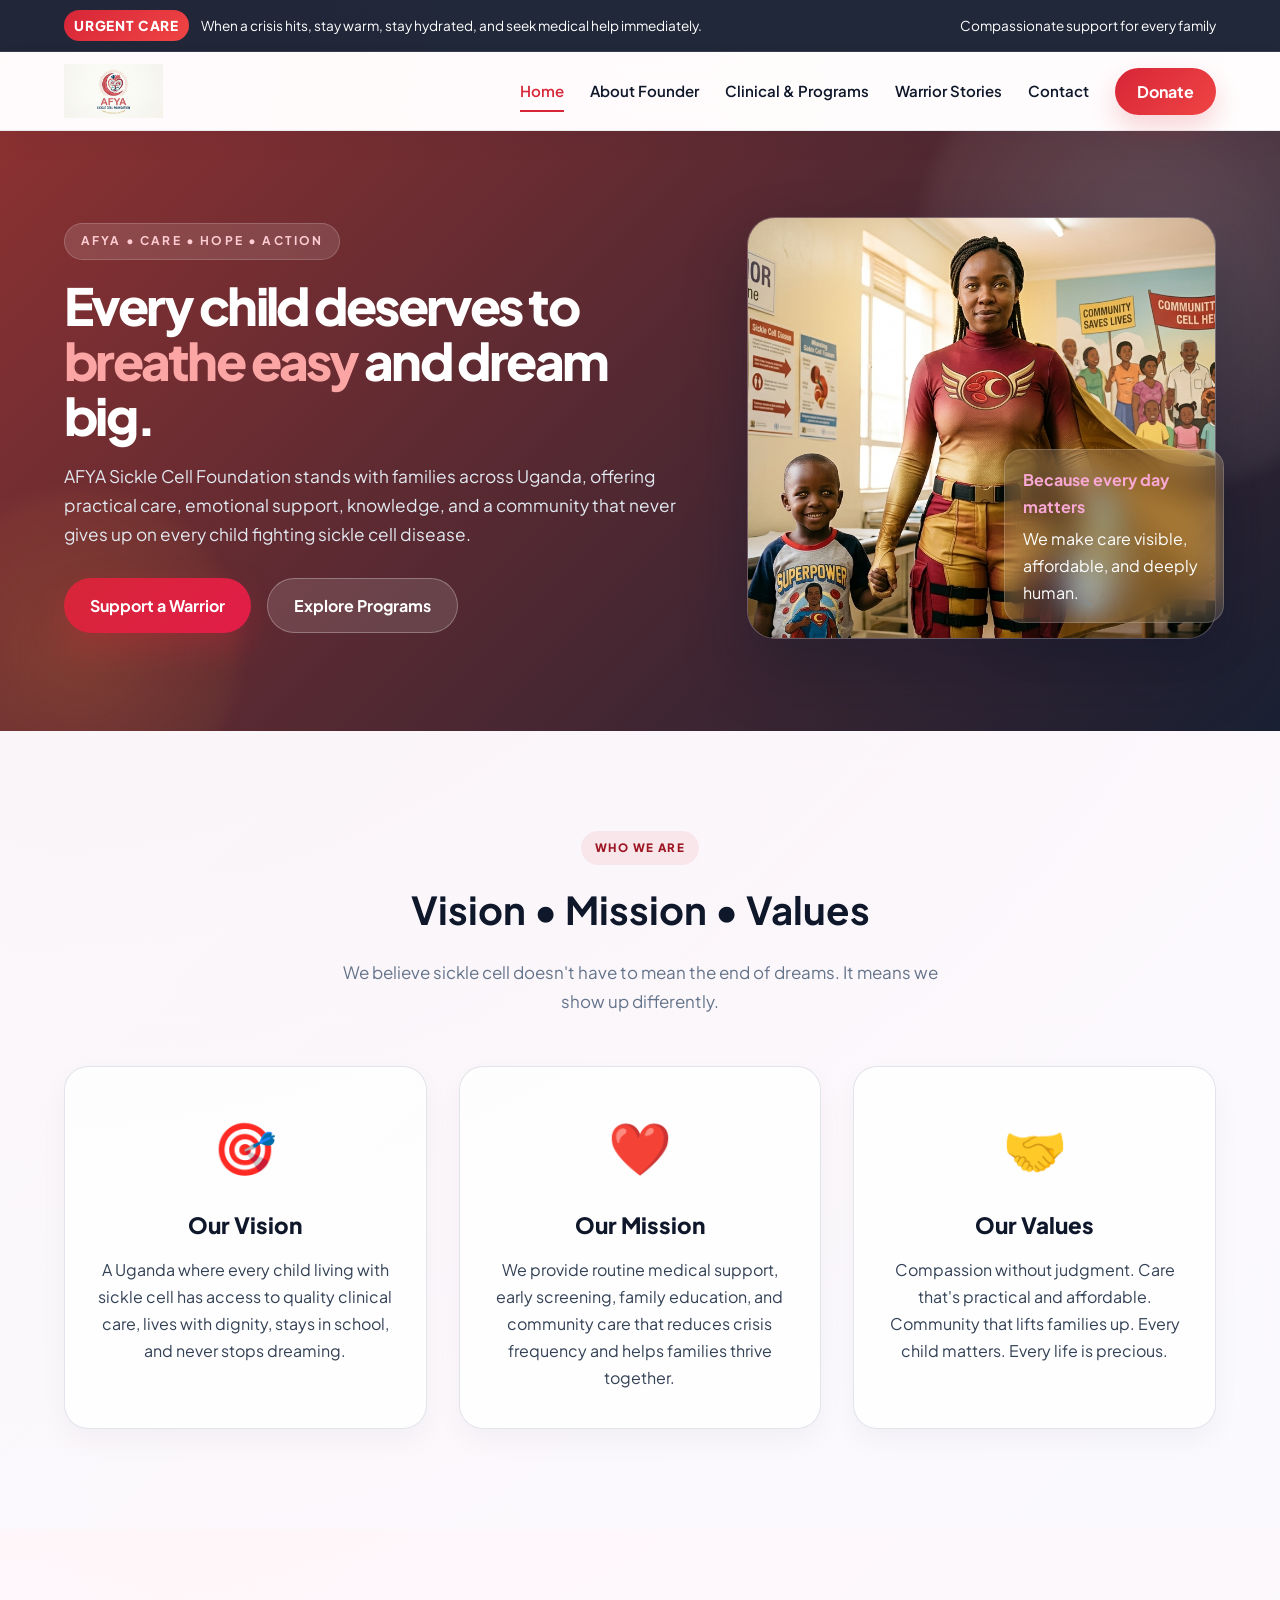
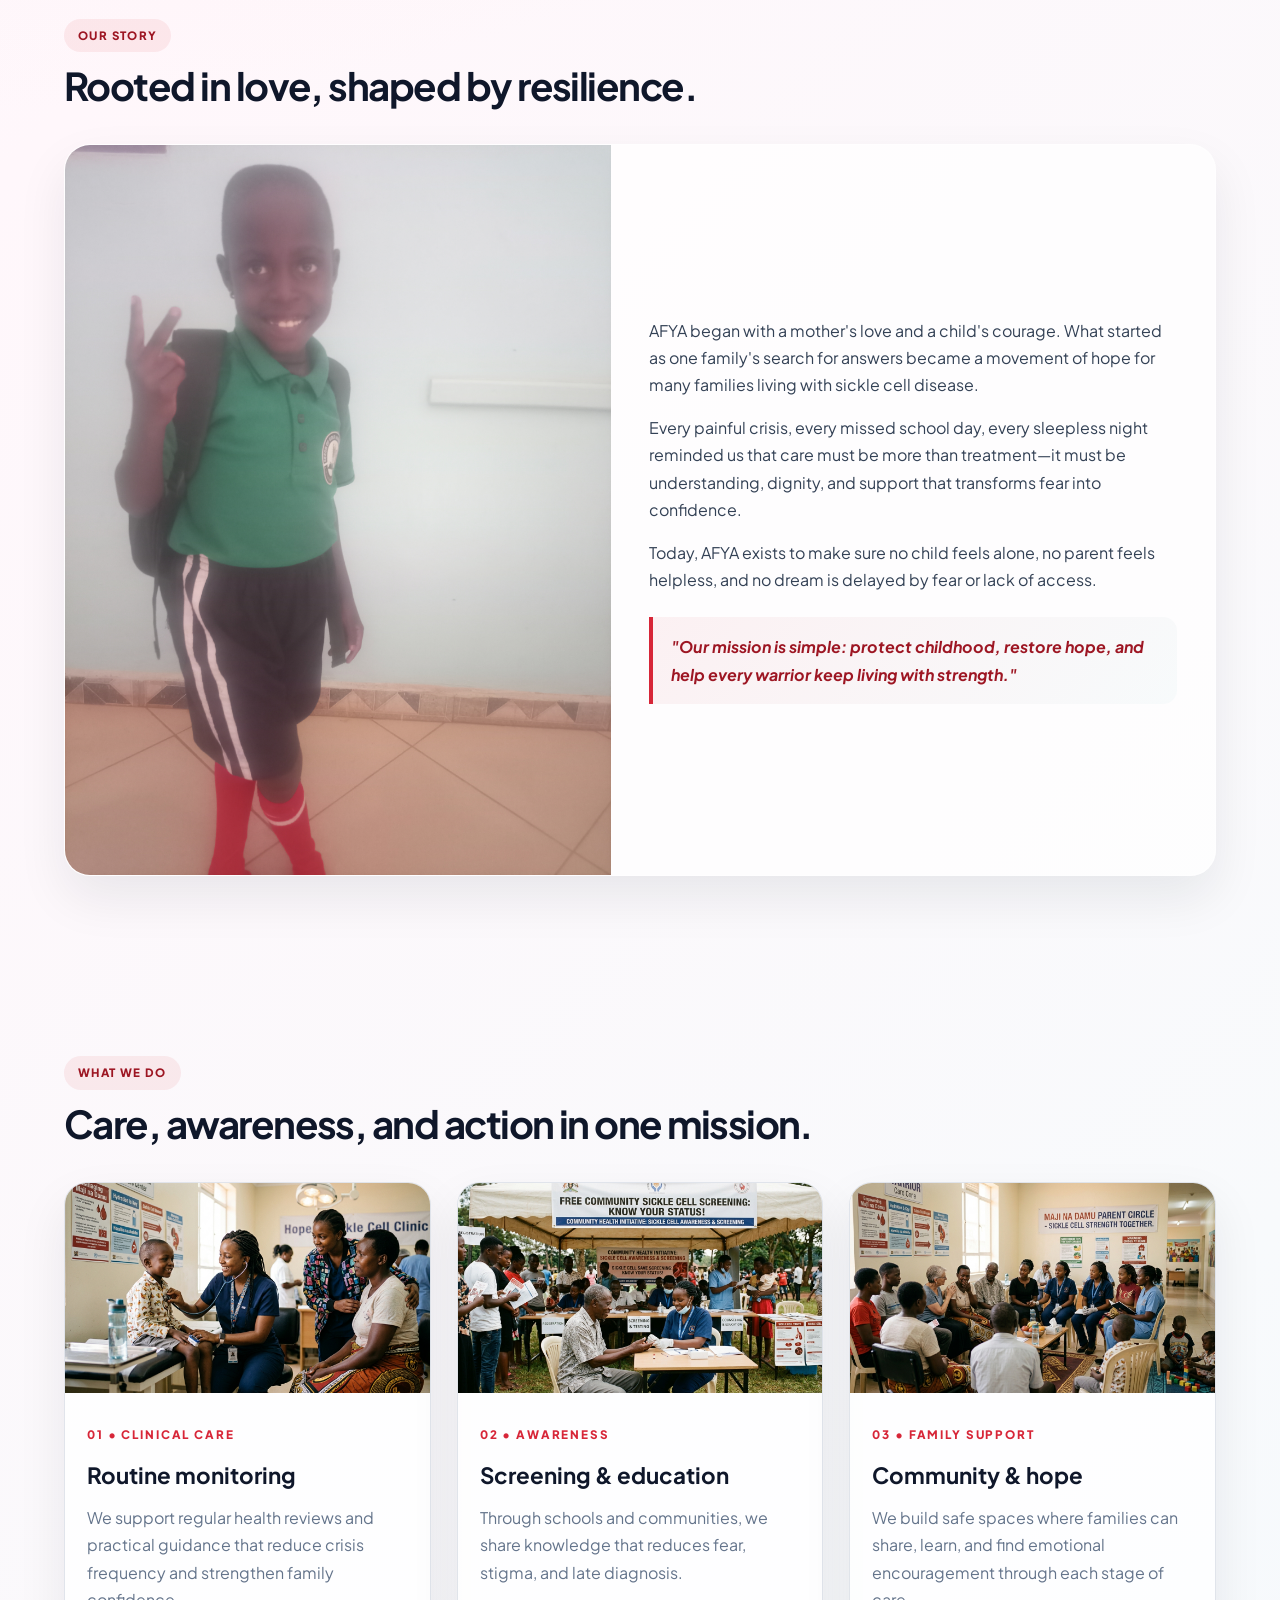
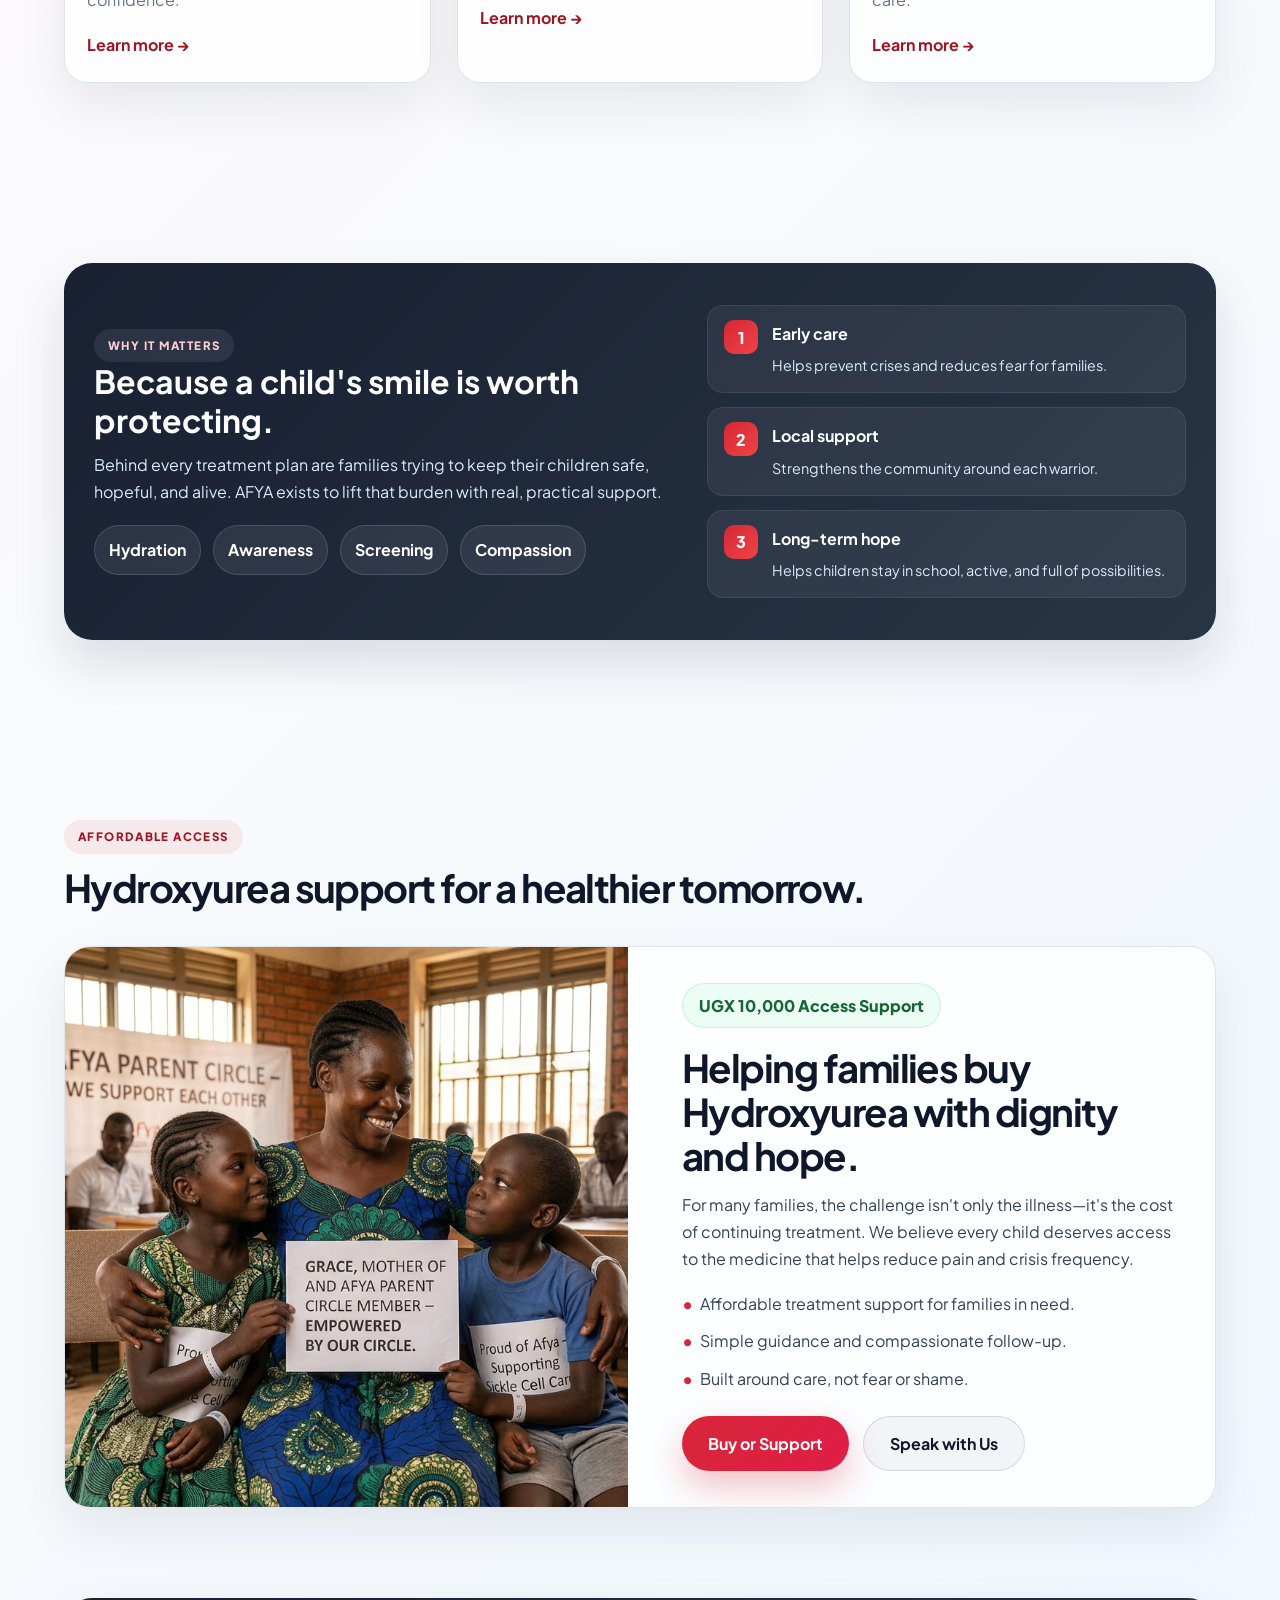
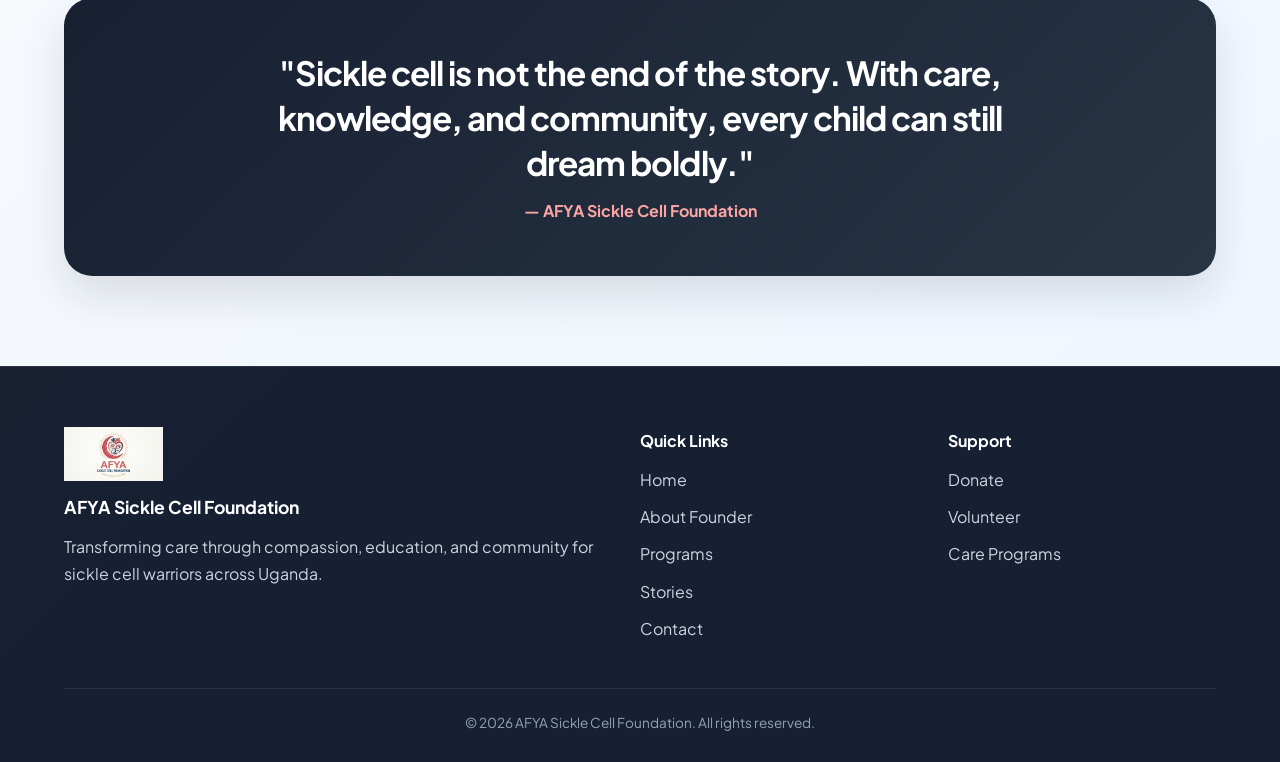
<file: index.html>
<!DOCTYPE html>
<html lang="en">
<head>
    <meta charset="UTF-8">
    <meta name="viewport" content="width=device-width, initial-scale=1.0">
    <title>AFYA Sickle Cell Foundation | Hope, Care & Community</title>
    <link rel="preconnect" href="https://fonts.googleapis.com">
    <link rel="preconnect" href="https://fonts.gstatic.com" crossorigin>
    <link href="https://fonts.googleapis.com/css2?family=Plus+Jakarta+Sans:wght@400;500;600;700;800&display=swap" rel="stylesheet">
    <style>
        :root {
            --primary-red: #d72638;
            --dark-red: #9d1623;
            --rose-soft: #fff1f2;
            --navy-deep: #0f172a;
            --navy-soft: #1f2d3d;
            --slate-text: #334155;
            --slate-muted: #64748b;
            --bg-soft: #f8fafc;
            --green-soft: #ecfdf5;
            --gold-soft: #fff7ed;
            --border: rgba(148, 163, 184, 0.28);
            --shadow-soft: 0 22px 50px rgba(15, 23, 42, 0.08);
            --font-main: 'Plus Jakarta Sans', -apple-system, sans-serif;
        }
        * { box-sizing: border-box; margin: 0; padding: 0; }
        html { scroll-behavior: smooth; }
        body {
            font-family: var(--font-main);
            color: var(--slate-text);
            background:
                radial-gradient(circle at top left, rgba(255, 228, 230, 0.8), transparent 30%),
                linear-gradient(135deg, #f8fbff 0%, #fff7fb 26%, #f8fafc 60%, #eef6ff 100%);
            line-height: 1.7;
        }
        a { text-decoration: none; }
        img { max-width: 100%; display: block; }
        .container { width: min(1160px, 90%); margin: 0 auto; }
        .section-tag {
            display: inline-block;
            padding: 7px 14px;
            border-radius: 999px;
            background: rgba(215, 38, 56, 0.08);
            color: var(--dark-red);
            font-size: 0.72rem;
            letter-spacing: 0.12em;
            font-weight: 800;
            text-transform: uppercase;
        }
        .btn {
            display: inline-flex;
            align-items: center;
            justify-content: center;
            gap: 8px;
            padding: 13px 26px;
            border-radius: 999px;
            font-weight: 700;
            transition: transform 0.2s ease, box-shadow 0.2s ease;
        }
        .btn:hover { transform: translateY(-2px); }
        .btn-primary {
            background: linear-gradient(135deg, var(--primary-red), #e11d48);
            color: #fff;
            box-shadow: 0 16px 35px rgba(215, 38, 56, 0.28);
        }
        .btn-light {
            background: rgba(255,255,255,0.12);
            border: 1px solid rgba(255,255,255,0.28);
            color: #fff;
        }
        .top-bar {
            background: rgba(15, 23, 42, 0.92);
            color: #fff;
            padding: 10px 0;
            border-bottom: 1px solid rgba(255,255,255,0.1);
            font-size: 0.85rem;
        }
        .top-bar-flex {
            display: flex;
            align-items: center;
            justify-content: space-between;
            gap: 10px;
            flex-wrap: wrap;
        }
        .emergency-badge {
            display: inline-block;
            background: linear-gradient(135deg, var(--primary-red), #ef4444);
            color: #fff;
            border-radius: 999px;
            padding: 4px 10px;
            font-weight: 800;
            letter-spacing: 0.06em;
            text-transform: uppercase;
            margin-right: 10px;
        }
        .site-header {
            position: sticky;
            top: 0;
            z-index: 1000;
            background: rgba(255,255,255,0.76);
            backdrop-filter: blur(16px);
            -webkit-backdrop-filter: blur(16px);
            border-bottom: 1px solid rgba(148, 163, 184, 0.2);
            box-shadow: 0 10px 30px rgba(15,23,42,0.04);
        }
        .header-flex {
            display: flex;
            align-items: center;
            justify-content: space-between;
            min-height: 78px;
            gap: 28px;
        }
        .logo-img { max-height: 54px; width: auto; }
        .main-nav {
            display: flex;
            align-items: center;
            gap: 26px;
            flex-wrap: wrap;
        }
        .nav-item {
            position: relative;
            color: var(--navy-deep);
            font-weight: 600;
            font-size: 0.94rem;
            transition: color 0.2s ease;
        }
        .nav-item:hover, .nav-item.active { color: var(--primary-red); }
        .nav-item::after {
            content: "";
            position: absolute;
            left: 0;
            bottom: -8px;
            width: 0;
            height: 2px;
            background: var(--primary-red);
            transition: width 0.2s ease;
        }
        .nav-item:hover::after, .nav-item.active::after { width: 100%; }
        .btn-nav {
            display: inline-flex;
            align-items: center;
            justify-content: center;
            padding: 10px 22px;
            background: linear-gradient(135deg, var(--primary-red), #ef4444);
            color: #fff !important;
            border-radius: 999px;
            font-weight: 700;
            box-shadow: 0 12px 26px rgba(215, 38, 56, 0.2);
        }
        .hero-section {
            position: relative;
            overflow: hidden;
            background: linear-gradient(135deg, rgba(127, 29, 29, 0.9), rgba(15,23,42,0.96));
            color: #fff;
            padding: 86px 0 92px;
        }
        .hero-section::before,
        .hero-section::after {
            content: "";
            position: absolute;
            border-radius: 50%;
            filter: blur(8px);
        }
        .hero-section::before {
            width: 480px;
            height: 480px;
            right: -120px;
            top: -120px;
            background: radial-gradient(circle, rgba(255,255,255,0.18), rgba(255,255,255,0));
        }
        .hero-section::after {
            width: 320px;
            height: 320px;
            left: -80px;
            bottom: -80px;
            background: radial-gradient(circle, rgba(251, 146, 60, 0.18), rgba(255,255,255,0));
        }
        .hero-grid {
            position: relative;
            z-index: 1;
            display: grid;
            grid-template-columns: 1.15fr 0.85fr;
            gap: 48px;
            align-items: center;
        }
        .hero-tag {
            display: inline-block;
            background: rgba(255,255,255,0.12);
            border: 1px solid rgba(255,255,255,0.18);
            color: #fecdd3;
            padding: 7px 16px;
            border-radius: 999px;
            font-size: 0.75rem;
            letter-spacing: 0.18em;
            text-transform: uppercase;
            margin-bottom: 18px;
            font-weight: 700;
        }
        .hero-content h1 {
            font-size: clamp(2.5rem, 4vw, 4.2rem);
            line-height: 1.08;
            letter-spacing: -0.05em;
            margin-bottom: 18px;
            font-weight: 800;
        }
        .hero-content h1 span { color: #fca5a5; }
        .hero-lead {
            font-size: 1.08rem;
            max-width: 620px;
            color: #e2e8f0;
            margin-bottom: 28px;
        }
        .hero-actions { display: flex; gap: 16px; flex-wrap: wrap; }
        .hero-visual { position: relative; display: grid; place-items: center; }
        .hero-image-card {
            position: relative;
            overflow: hidden;
            border-radius: 28px;
            border: 1px solid rgba(255,255,255,0.18);
            box-shadow: 0 30px 60px rgba(15,23,42,0.35);
            background: rgba(255,255,255,0.08);
        }
        .hero-image-card img {
            width: 100%;
            height: 420px;
            object-fit: cover;
            display: block;
        }
        .floating-message {
            position: absolute;
            right: -8px;
            bottom: 16px;
            background: rgba(255,255,255,0.12);
            backdrop-filter: blur(16px);
            border: 1px solid rgba(255,255,255,0.18);
            border-radius: 18px;
            padding: 16px 18px;
            color: #fff;
            max-width: 220px;
            box-shadow: 0 22px 40px rgba(15, 23, 42, 0.15);
        }
        .floating-message strong { display: block; margin-bottom: 4px; color: #f9a8d4; }
        .values-section { padding: 100px 0; background: linear-gradient(135deg, rgba(248, 251, 255, 0.5), rgba(248, 250, 255, 0.5)); }
        .values-head { text-align: center; margin-bottom: 50px; }
        .values-head h2 { font-size: clamp(2.2rem, 3vw, 2.8rem); color: var(--navy-deep); margin-top: 12px; margin-bottom: 16px; }
        .values-head p { max-width: 620px; margin: 0 auto; color: var(--slate-muted); font-size: 1.06rem; }
        .values-grid { display: grid; grid-template-columns: repeat(auto-fit, minmax(300px, 1fr)); gap: 32px; }
        .value-card { background: rgba(255,255,255,0.8); border: 1px solid var(--border); border-radius: 24px; padding: 36px 28px; text-align: center; box-shadow: 0 12px 28px rgba(15, 23, 42, 0.04); transition: transform 0.3s ease, box-shadow 0.3s ease; }
        .value-card:hover { transform: translateY(-6px); box-shadow: 0 20px 40px rgba(15, 23, 42, 0.08); }
        .value-icon { font-size: 3.2rem; margin-bottom: 16px; }
        .value-card h3 { font-size: 1.4rem; color: var(--navy-deep); margin-bottom: 12px; font-weight: 800; }
        .value-card p { color: var(--slate-text); line-height: 1.7; }
        .story-section, .programs-section, .impact-section, .forum-section { padding: 90px 0; }
        .section-head { margin-bottom: 36px; }
        .section-head h2 { font-size: clamp(2.1rem, 3vw, 2.9rem); color: var(--navy-deep); margin-top: 12px; line-height: 1.15; letter-spacing: -0.04em; }
        .story-card { display: grid; grid-template-columns: 0.95fr 1.05fr; background: rgba(255,255,255,0.7); border: 1px solid rgba(255,255,255,0.4); border-radius: 26px; overflow: hidden; box-shadow: var(--shadow-soft); }
        .story-card img { width: 100%; height: 100%; min-height: 340px; object-fit: cover; }
        .story-copy { padding: 44px 38px; display: flex; flex-direction: column; justify-content: center; }
        .story-copy p { margin-bottom: 16px; color: var(--slate-text); }
        .mini-quote { margin-top: 8px; border-left: 4px solid var(--primary-red); padding: 16px 18px; background: linear-gradient(135deg, rgba(215,38,56,0.06), rgba(168, 218, 220, 0.08)); border-radius: 0 14px 14px 0; font-style: italic; color: var(--dark-red); font-weight: 700; }
        .pillars-grid { display: grid; grid-template-columns: repeat(auto-fit, minmax(260px, 1fr)); gap: 26px; }
        .pillar-card { background: rgba(255,255,255,0.76); border: 1px solid var(--border); border-radius: 23px; overflow: hidden; box-shadow: var(--shadow-soft); transition: transform 0.2s ease, box-shadow 0.2s ease; }
        .pillar-card:hover { transform: translateY(-8px); box-shadow: 0 24px 48px rgba(15,23,42,0.12); }
        .card-img-wrap { height: 210px; overflow: hidden; }
        .card-img-wrap img { width: 100%; height: 100%; object-fit: cover; transition: transform 0.25s ease; }
        .pillar-card:hover .card-img-wrap img { transform: scale(1.04); }
        .pillar-body { padding: 26px 22px 24px; }
        .pillar-index { font-size: 0.73rem; color: var(--primary-red); letter-spacing: 0.16em; text-transform: uppercase; font-weight: 800; }
        .pillar-card h3 { margin: 10px 0 10px; font-size: 1.4rem; color: var(--navy-deep); }
        .pillar-card p { color: var(--slate-muted); margin-bottom: 18px; }
        .card-link { color: var(--dark-red); font-weight: 700; }
        .impact-panel { background: linear-gradient(135deg, rgba(15,23,42,0.96), rgba(31,45,61,0.96)); border-radius: 28px; padding: 42px 30px; color: #fff; box-shadow: 0 24px 48px rgba(15,23,42,0.12); }
        .impact-grid { display: grid; grid-template-columns: 1.1fr 0.9fr; gap: 28px; align-items: center; }
        .impact-panel h3 { font-size: clamp(2rem, 2.4vw, 2.6rem); line-height: 1.2; margin-bottom: 12px; }
        .impact-panel p { color: #dbeafe; margin-bottom: 20px; }
        .impact-tags { display: flex; gap: 12px; flex-wrap: wrap; }
        .impact-tags span { background: rgba(255,255,255,0.08); border: 1px solid rgba(255,255,255,0.14); color: #fff; padding: 10px 14px; border-radius: 999px; font-weight: 700; }
        .impact-points { list-style: none; display: grid; gap: 14px; }
        .impact-points li { display: flex; gap: 14px; align-items: flex-start; padding: 14px 16px; border-radius: 16px; background: rgba(255,255,255,0.06); border: 1px solid rgba(255,255,255,0.08); }
        .impact-number { width: 34px; height: 34px; border-radius: 10px; background: linear-gradient(135deg, var(--primary-red), #ef4444); color: #fff; display: grid; place-items: center; font-weight: 800; flex-shrink: 0; }
        .impact-points strong { display: block; margin-bottom: 4px; }
        .impact-points span { color: #dbeafe; font-size: 0.9rem; }
        .forum-card { display: grid; grid-template-columns: 1fr 1fr; gap: 24px; background: rgba(255,255,255,0.76); border: 1px solid var(--border); border-radius: 26px; overflow: hidden; box-shadow: var(--shadow-soft); }
        .forum-image { min-height: 300px; background: linear-gradient(135deg, #fef2f2, #f0fdf4); }
        .forum-image img { width: 100%; height: 100%; object-fit: cover; }
        .forum-copy { padding: 36px 30px; display: flex; flex-direction: column; justify-content: center; }
        .price-badge { display: inline-flex; align-items: center; width: fit-content; padding: 8px 16px; border-radius: 999px; background: #ecfdf5; color: #166534; font-weight: 800; border: 1px solid rgba(34,197,94,0.18); margin-bottom: 18px; }
        .forum-copy h3 { font-size: clamp(2rem, 3vw, 2.6rem); color: var(--navy-deep); line-height: 1.15; letter-spacing: -0.04em; margin-bottom: 12px; }
        .forum-copy p { margin-bottom: 18px; color: var(--slate-text); }
        .forum-list { list-style: none; display: grid; gap: 10px; margin-bottom: 24px; }
        .forum-list li { position: relative; padding-left: 18px; color: var(--slate-text); }
        .forum-list li::before { content: "•"; position: absolute; left: 0; color: var(--primary-red); font-weight: 800; }
        .forum-actions { display: flex; gap: 14px; flex-wrap: wrap; }
        .quote-banner { padding: 0 0 90px; }
        .quote-box { background: linear-gradient(135deg, rgba(15,23,42,0.96), rgba(31,45,61,0.96)); border-radius: 28px; padding: 52px 34px; color: #fff; text-align: center; box-shadow: 0 20px 45px rgba(15,23,42,0.12); }
        .quote-box h2 { font-size: clamp(1.8rem, 2.6vw, 2.6rem); max-width: 800px; margin: 0 auto 12px; line-height: 1.35; letter-spacing: -0.03em; }
        .quote-box p { color: #fca5a5; font-weight: 700; }
        .site-footer { background: rgba(15,23,42,0.96); color: #cbd5e1; padding: 60px 0 28px; border-top: 1px solid rgba(255,255,255,0.08); }
        .footer-grid { display: grid; grid-template-columns: 2fr 1fr 1fr; gap: 40px; padding-bottom: 36px; border-bottom: 1px solid rgba(255,255,255,0.08); }
        .footer-brand h3 { margin: 12px 0 10px; color: #fff; font-size: 1.1rem; }
        .footer-col h4 { color: #fff; margin-bottom: 12px; font-size: 1rem; }
        .footer-links { list-style: none; }
        .footer-links li { margin-bottom: 10px; }
        .footer-links a { color: #cbd5e1; }
        .footer-bottom { padding-top: 22px; text-align: center; font-size: 0.85rem; color: #94a3b8; }
        @media (max-width: 900px) { .hero-grid, .story-card, .impact-grid, .forum-card, .footer-grid { grid-template-columns: 1fr; } .header-flex { flex-direction: column; align-items: flex-start; padding: 12px 0; } .main-nav { gap: 14px; } .hero-image-card img { height: 350px; } }
        @media (max-width: 640px) { .hero-section { padding-top: 64px; } .story-copy { padding: 28px 22px; } .impact-panel { padding: 28px 20px; } .forum-copy { padding: 28px 22px; } .top-bar { font-size: 0.78rem; } }
    </style>
</head>
<body>
    <div class="top-bar">
        <div class="container top-bar-flex">
            <div>
                <span class="emergency-badge">Urgent Care</span>
                <span>When a crisis hits, stay warm, stay hydrated, and seek medical help immediately.</span>
            </div>
            <div>Compassionate support for every family</div>
        </div>
    </div>

    <header class="site-header">
        <div class="container header-flex">
            <a href="index.html" class="brand-logo">
                <img src="assets/logo.png" alt="AFYA Sickle Cell Foundation" class="logo-img">
            </a>
            <nav class="main-nav">
                <a href="index.html" class="nav-item active">Home</a>
                <a href="about.html" class="nav-item">About Founder</a>
                <a href="programs.html" class="nav-item">Clinical & Programs</a>
                <a href="stories.html" class="nav-item">Warrior Stories</a>
                <a href="contact.html" class="nav-item">Contact</a>
                <a href="donate.html" class="btn-nav">Donate</a>
            </nav>
        </div>
    </header>

    <section class="hero-section">
        <div class="container hero-grid">
            <div class="hero-content">
                <span class="hero-tag">AFYA • Care • Hope • Action</span>
                <h1>Every child deserves to <span>breathe easy</span> and dream big.</h1>
                <p class="hero-lead">AFYA Sickle Cell Foundation stands with families across Uganda, offering practical care, emotional support, knowledge, and a community that never gives up on every child fighting sickle cell disease.</p>
                <div class="hero-actions">
                    <a href="donate.html" class="btn btn-primary">Support a Warrior</a>
                    <a href="programs.html" class="btn btn-light">Explore Programs</a>
                </div>
            </div>
            <div class="hero-visual">
                <div class="hero-image-card">
                    <img src="assets/hero-warrior.jpg" alt="Sickle cell warrior support">
                </div>
                <div class="floating-message">
                    <strong>Because every day matters</strong>
                    We make care visible, affordable, and deeply human.
                </div>
            </div>
        </div>
    </section>

    <section class="values-section">
        <div class="container">
            <div class="values-head">
                <span class="section-tag">Who We Are</span>
                <h2>Vision • Mission • Values</h2>
                <p>We believe sickle cell doesn't have to mean the end of dreams. It means we show up differently.</p>
            </div>
            <div class="values-grid">
                <div class="value-card">
                    <div class="value-icon">🎯</div>
                    <h3>Our Vision</h3>
                    <p>A Uganda where every child living with sickle cell has access to quality clinical care, lives with dignity, stays in school, and never stops dreaming.</p>
                </div>
                <div class="value-card">
                    <div class="value-icon">❤️</div>
                    <h3>Our Mission</h3>
                    <p>We provide routine medical support, early screening, family education, and community care that reduces crisis frequency and helps families thrive together.</p>
                </div>
                <div class="value-card">
                    <div class="value-icon">🤝</div>
                    <h3>Our Values</h3>
                    <p>Compassion without judgment. Care that's practical and affordable. Community that lifts families up. Every child matters. Every life is precious.</p>
                </div>
            </div>
        </div>
    </section>

    <section class="story-section">
        <div class="container">
            <div class="section-head">
                <span class="section-tag">Our Story</span>
                <h2>Rooted in love, shaped by resilience.</h2>
            </div>
            <div class="story-card">
                <img src="assets/anabel.jpg" alt="Anabel's story">
                <div class="story-copy">
                    <p>AFYA began with a mother's love and a child's courage. What started as one family's search for answers became a movement of hope for many families living with sickle cell disease.</p>
                    <p>Every painful crisis, every missed school day, every sleepless night reminded us that care must be more than treatment—it must be understanding, dignity, and support that transforms fear into confidence.</p>
                    <p>Today, AFYA exists to make sure no child feels alone, no parent feels helpless, and no dream is delayed by fear or lack of access.</p>
                    <div class="mini-quote">"Our mission is simple: protect childhood, restore hope, and help every warrior keep living with strength."</div>
                </div>
            </div>
        </div>
    </section>

    <section class="programs-section">
        <div class="container">
            <div class="section-head">
                <span class="section-tag">What We Do</span>
                <h2>Care, awareness, and action in one mission.</h2>
            </div>
            <div class="pillars-grid">
                <article class="pillar-card">
                    <div class="card-img-wrap">
                        <img src="assets/clinical-care.jpg" alt="Clinical care">
                    </div>
                    <div class="pillar-body">
                        <span class="pillar-index">01 • Clinical Care</span>
                        <h3>Routine monitoring</h3>
                        <p>We support regular health reviews and practical guidance that reduce crisis frequency and strengthen family confidence.</p>
                        <a href="programs.html" class="card-link">Learn more →</a>
                    </div>
                </article>
                <article class="pillar-card">
                    <div class="card-img-wrap">
                        <img src="assets/community-outreach.jpg" alt="Awareness outreach">
                    </div>
                    <div class="pillar-body">
                        <span class="pillar-index">02 • Awareness</span>
                        <h3>Screening & education</h3>
                        <p>Through schools and communities, we share knowledge that reduces fear, stigma, and late diagnosis.</p>
                        <a href="programs.html" class="card-link">Learn more →</a>
                    </div>
                </article>
                <article class="pillar-card">
                    <div class="card-img-wrap">
                        <img src="assets/parent-circle.jpg" alt="Family support">
                    </div>
                    <div class="pillar-body">
                        <span class="pillar-index">03 • Family Support</span>
                        <h3>Community & hope</h3>
                        <p>We build safe spaces where families can share, learn, and find emotional encouragement through each stage of care.</p>
                        <a href="stories.html" class="card-link">Learn more →</a>
                    </div>
                </article>
            </div>
        </div>
    </section>

    <section class="impact-section">
        <div class="container">
            <div class="impact-panel">
                <div class="impact-grid">
                    <div>
                        <span class="section-tag" style="background: rgba(255,255,255,0.08); color: #fecdd3;">Why it matters</span>
                        <h3>Because a child's smile is worth protecting.</h3>
                        <p>Behind every treatment plan are families trying to keep their children safe, hopeful, and alive. AFYA exists to lift that burden with real, practical support.</p>
                        <div class="impact-tags">
                            <span>Hydration</span>
                            <span>Awareness</span>
                            <span>Screening</span>
                            <span>Compassion</span>
                        </div>
                    </div>
                    <ul class="impact-points">
                        <li>
                            <div class="impact-number">1</div>
                            <div>
                                <strong>Early care</strong>
                                <span>Helps prevent crises and reduces fear for families.</span>
                            </div>
                        </li>
                        <li>
                            <div class="impact-number">2</div>
                            <div>
                                <strong>Local support</strong>
                                <span>Strengthens the community around each warrior.</span>
                            </div>
                        </li>
                        <li>
                            <div class="impact-number">3</div>
                            <div>
                                <strong>Long-term hope</strong>
                                <span>Helps children stay in school, active, and full of possibilities.</span>
                            </div>
                        </li>
                    </ul>
                </div>
            </div>
        </div>
    </section>

    <section class="forum-section">
        <div class="container">
            <div class="section-head">
                <span class="section-tag">Affordable access</span>
                <h2>Hydroxyurea support for a healthier tomorrow.</h2>
            </div>
            <div class="forum-card">
                <div class="forum-image">
                    <img src="assets/warrior-grace.jpg" alt="Hydroxyurea support and hope">
                </div>
                <div class="forum-copy">
                    <span class="price-badge">UGX 10,000 Access Support</span>
                    <h3>Helping families buy Hydroxyurea with dignity and hope.</h3>
                    <p>For many families, the challenge isn't only the illness—it's the cost of continuing treatment. We believe every child deserves access to the medicine that helps reduce pain and crisis frequency.</p>
                    <ul class="forum-list">
                        <li>Affordable treatment support for families in need.</li>
                        <li>Simple guidance and compassionate follow-up.</li>
                        <li>Built around care, not fear or shame.</li>
                    </ul>
                    <div class="forum-actions">
                        <a href="donate.html" class="btn btn-primary">Buy or Support</a>
                        <a href="contact.html" class="btn btn-light" style="color: var(--navy-deep); border-color: rgba(15,23,42,0.12); background: rgba(15,23,42,0.04);">Speak with Us</a>
                    </div>
                </div>
            </div>
        </div>
    </section>

    <section class="quote-banner">
        <div class="container">
            <div class="quote-box">
                <h2>"Sickle cell is not the end of the story. With care, knowledge, and community, every child can still dream boldly."</h2>
                <p>— AFYA Sickle Cell Foundation</p>
            </div>
        </div>
    </section>

    <footer class="site-footer">
        <div class="container">
            <div class="footer-grid">
                <div class="footer-brand">
                    <img src="assets/logo.png" alt="AFYA logo" class="logo-img">
                    <h3>AFYA Sickle Cell Foundation</h3>
                    <p>Transforming care through compassion, education, and community for sickle cell warriors across Uganda.</p>
                </div>
                <div class="footer-col">
                    <h4>Quick Links</h4>
                    <ul class="footer-links">
                        <li><a href="index.html">Home</a></li>
                        <li><a href="about.html">About Founder</a></li>
                        <li><a href="programs.html">Programs</a></li>
                        <li><a href="stories.html">Stories</a></li>
                        <li><a href="contact.html">Contact</a></li>
                    </ul>
                </div>
                <div class="footer-col">
                    <h4>Support</h4>
                    <ul class="footer-links">
                        <li><a href="donate.html">Donate</a></li>
                        <li><a href="contact.html">Volunteer</a></li>
                        <li><a href="programs.html">Care Programs</a></li>
                    </ul>
                </div>
            </div>
            <div class="footer-bottom">© 2026 AFYA Sickle Cell Foundation. All rights reserved.</div>
        </div>
    </footer>

    <script src="main.js"></script>
</body>
</html>
</file>
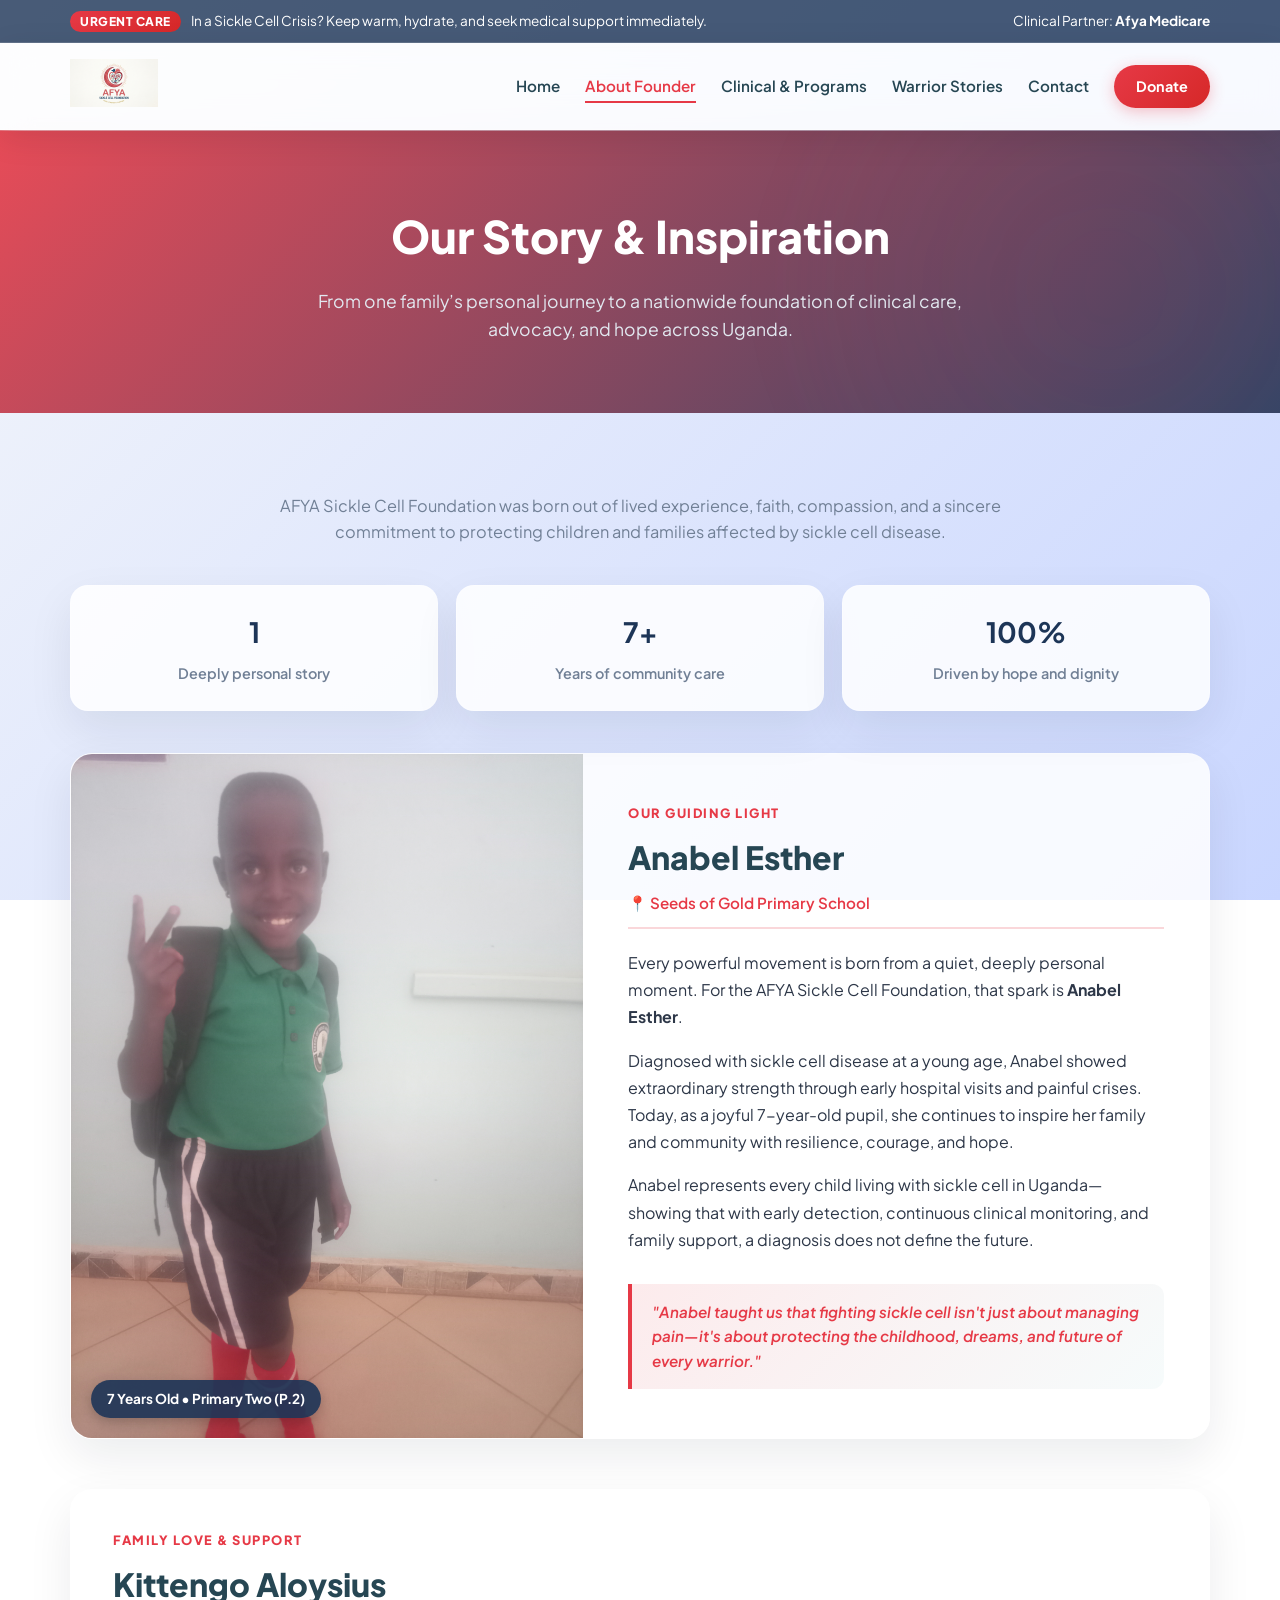
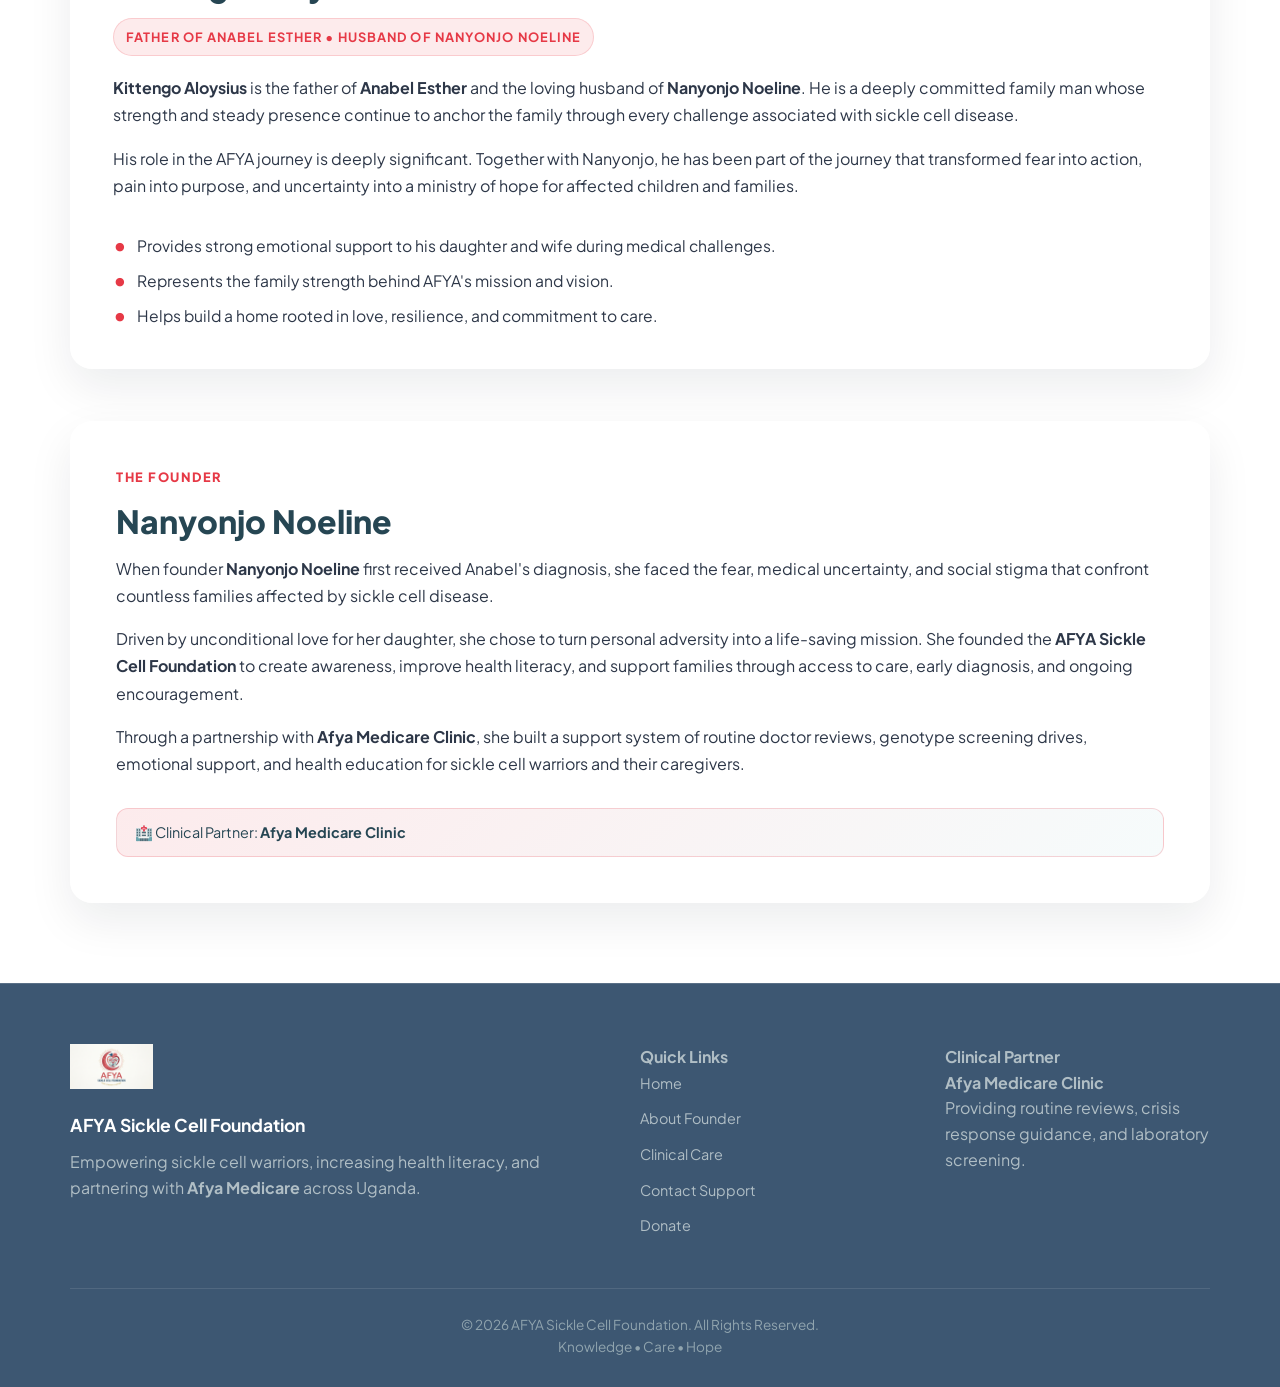
<file: about.html>
<!DOCTYPE html>
<html lang="en">
<head>
    <meta charset="UTF-8">
    <meta name="viewport" content="width=device-width, initial-scale=1.0">
    <title>About Our Founder & Story | AFYA Sickle Cell Foundation</title>
    <link rel="preconnect" href="https://fonts.googleapis.com">
    <link rel="preconnect" href="https://fonts.gstatic.com" crossorigin>
    <link href="https://fonts.googleapis.com/css2?family=Plus+Jakarta+Sans:wght@400;500;600;700;800&display=swap" rel="stylesheet">
    <style>
        *, *::before, *::after { margin: 0; padding: 0; box-sizing: border-box; }
        :root {
            --primary: #E63946;
            --secondary: #1D3557;
            --accent: #A8DADC;
            --light: #F1FAEE;
            --navy: #264653;
            --slate-text: #2D3748;
            --slate-muted: #718096;
            --bg-gradient: linear-gradient(135deg, #f5f7fa 0%, #c9d6ff 100%);
            --font-main: 'Plus Jakarta Sans', -apple-system, sans-serif;
        }
        body { font-family: var(--font-main); color: var(--slate-text); background: var(--bg-gradient); background-attachment: fixed; line-height: 1.6; min-height: 100vh; }
        .container { width: 90%; max-width: 1140px; margin: 0 auto; }
        .top-bar { background: rgba(29, 53, 87, 0.8); color: #FFFFFF; padding: 10px 0; font-size: 0.85rem; border-bottom: 1px solid rgba(255,255,255,0.15); }
        .top-bar-flex { display: flex; justify-content: space-between; align-items: center; flex-wrap: wrap; gap: 10px; }
        .emergency-badge { background: linear-gradient(135deg, var(--primary), #D62828); color: #FFFFFF; padding: 3px 10px; border-radius: 20px; font-weight: 800; font-size: 0.75rem; margin-right: 8px; letter-spacing: 0.5px; }
        .site-header { background: rgba(255,255,255,0.8); backdrop-filter: blur(15px); -webkit-backdrop-filter: blur(15px); border-bottom: 1px solid rgba(255,255,255,0.3); padding: 16px 0; position: sticky; top: 0; z-index: 1000; box-shadow: 0 8px 32px rgba(0,0,0,0.1); }
        .header-flex { display: flex; justify-content: space-between; align-items: center; }
        .logo-img { max-height: 48px; width: auto; }
        .main-nav { display: flex; align-items: center; gap: 25px; }
        .nav-item { text-decoration: none; color: var(--navy); font-weight: 600; font-size: 0.95rem; transition: all 0.3s ease; position: relative; }
        .nav-item:hover, .nav-item.active { color: var(--primary); }
        .nav-item::after { content: ''; position: absolute; bottom: -5px; left: 0; width: 0; height: 2px; background: var(--primary); transition: width 0.3s ease; }
        .nav-item:hover::after, .nav-item.active::after { width: 100%; }
        .btn-nav { background: linear-gradient(135deg, var(--primary), #D62828); color: #FFFFFF !important; padding: 10px 22px; border-radius: 25px; text-decoration: none; font-weight: 700; font-size: 0.9rem; transition: all 0.3s ease; box-shadow: 0 4px 15px rgba(230,57,70,0.3); }
        .btn-nav:hover { transform: translateY(-3px); box-shadow: 0 8px 25px rgba(230,57,70,0.5); }
        .page-hero { background: linear-gradient(135deg, rgba(230,57,70,0.9), rgba(29,53,87,0.9)); color: #FFFFFF; padding: 70px 0; text-align: center; position: relative; overflow: hidden; }
        .page-hero::before { content: ''; position: absolute; top: -50%; right: -10%; width: 600px; height: 600px; background: radial-gradient(circle, rgba(230,57,70,0.1), transparent); border-radius: 50%; filter: blur(40px); }
        .page-hero h1 { font-size: 2.8rem; font-weight: 800; margin-bottom: 15px; position: relative; z-index: 1; }
        .page-hero p { font-size: 1.1rem; color: #E2E8F0; max-width: 700px; margin: 0 auto; position: relative; z-index: 1; }
        .about-section { padding: 80px 0 30px; }
        .story-intro { max-width: 760px; margin: 0 auto 40px; color: var(--slate-muted); font-size: 1.02rem; text-align: center; }
        .stat-strip { display: grid; grid-template-columns: repeat(3, minmax(180px,1fr)); gap: 18px; margin-bottom: 42px; }
        .stat-box { background: rgba(255,255,255,0.85); border: 1px solid rgba(255,255,255,0.3); border-radius: 18px; box-shadow: 0 18px 45px rgba(15,23,42,0.08); padding: 24px 18px; text-align: center; }
        .stat-box strong { display: block; font-size: 1.75rem; color: var(--secondary); margin-bottom: 5px; }
        .stat-box span { color: var(--slate-muted); font-size: 0.9rem; font-weight: 600; }
        .hero-story-card, .family-card, .founders-card { background: rgba(255,255,255,0.85); border-radius: 22px; border: 1px solid rgba(255,255,255,0.3); box-shadow: 0 18px 45px rgba(15,23,42,0.08); overflow: hidden; transition: all 0.3s ease; }
        .hero-story-card:hover, .family-card:hover, .founders-card:hover { transform: translateY(-8px); box-shadow: 0 25px 60px rgba(15,23,42,0.12); }
        .hero-story-card { display: grid; grid-template-columns: 0.9fr 1.1fr; margin-bottom: 50px; }
        .hero-story-img-wrap { position: relative; background-color: #E8F0F8; min-height: 420px; }
        .hero-story-img { width: 100%; height: 100%; object-fit: cover; display: block; }
        .age-badge { position: absolute; bottom: 20px; left: 20px; background: rgba(29,53,87,0.9); color: #FFFFFF; padding: 8px 16px; border-radius: 30px; font-size: 0.85rem; font-weight: 700; box-shadow: 0 4px 12px rgba(0,0,0,0.2); }
        .hero-story-content, .family-content, .founders-content { padding: 45px; display: flex; flex-direction: column; justify-content: center; }
        .hero-story-content h2, .family-content h2, .founders-content h2 { font-size: 2rem; color: var(--navy); font-weight: 800; margin-bottom: 8px; }
        .section-tag { color: var(--primary); font-size: 0.8rem; font-weight: 800; letter-spacing: 1.5px; text-transform: uppercase; display: block; margin-bottom: 8px; }
        .school-info { color: var(--primary); font-weight: 600; font-size: 0.95rem; margin-bottom: 20px; padding-bottom: 12px; border-bottom: 2px solid rgba(230,57,70,0.2); }
        .story-p { color: var(--slate-text); font-size: 1rem; line-height: 1.7; margin-bottom: 16px; }
        .quote-box { margin-top: 15px; padding: 16px 20px; background: linear-gradient(135deg, rgba(230,57,70,0.1), rgba(168,218,220,0.1)); border-left: 4px solid var(--primary); border-radius: 0 12px 12px 0; font-style: italic; color: var(--primary); font-size: 0.95rem; font-weight: 600; }
        .family-card { display: grid; grid-template-columns: 1fr; margin-bottom: 52px; }
        .family-content { padding: 40px 42px; }
        .role-label { display: inline-block; background: rgba(230,57,70,0.1); color: var(--primary); border: 1px solid rgba(230,57,70,0.18); border-radius: 999px; font-size: 0.8rem; font-weight: 700; letter-spacing: 1.1px; text-transform: uppercase; padding: 8px 12px; margin-bottom: 18px; width: fit-content; }
        .info-list { margin-top: 18px; list-style: none; display: grid; gap: 10px; }
        .info-list li { display: flex; align-items: flex-start; gap: 10px; color: var(--slate-text); font-size: 0.98rem; }
        .info-list li::before { content: '•'; color: var(--primary); font-size: 1.6rem; line-height: 1; margin-top: -2px; }
        .founders-card { display: grid; grid-template-columns: 1fr; margin-bottom: 50px; }
        .partner-pill { margin-top: 15px; background: linear-gradient(135deg, rgba(230,57,70,0.1), rgba(168,218,220,0.1)); border: 1px solid rgba(230,57,70,0.2); color: var(--navy); padding: 12px 18px; border-radius: 12px; font-size: 0.9rem; display: inline-block; }
        .site-footer { background: rgba(41,69,99,0.9); color: #B0BEC5; padding: 60px 0 30px; border-top: 1px solid rgba(255,255,255,0.15); }
        .footer-grid { display: grid; grid-template-columns: 2fr 1fr 1fr; gap: 40px; padding-bottom: 40px; border-bottom: 1px solid rgba(255,255,255,0.1); }
        .footer-logo { max-height: 45px; margin-bottom: 15px; }
        .footer-brand h3 { color: #FFFFFF; font-size: 1.1rem; margin-bottom: 10px; }
        .footer-links { list-style: none; }
        .footer-links li { margin-bottom: 10px; }
        .footer-links a { color: #B0BEC5; text-decoration: none; font-size: 0.9rem; transition: all 0.3s ease; }
        .footer-links a:hover { color: #FFFFFF; transform: translateX(3px); }
        .footer-bottom { padding-top: 25px; font-size: 0.85rem; color: #90A4AE; text-align: center; }
        @media (max-width: 850px) { .hero-story-card, .footer-grid, .stat-strip { grid-template-columns: 1fr; } .hero-story-img-wrap { min-height: 280px; } .hero-story-content, .family-content, .founders-content { padding: 25px; } .page-hero h1 { font-size: 2.2rem; } .main-nav { gap: 12px; flex-wrap: wrap; justify-content: center; } }
        html { scroll-behavior: smooth; }
    </style>
</head>
<body>
    <div class="top-bar">
        <div class="container top-bar-flex">
            <div>
                <span class="emergency-badge">URGENT CARE</span>
                <span>In a Sickle Cell Crisis? Keep warm, hydrate, and seek medical support immediately.</span>
            </div>
            <div><span>Clinical Partner: <strong>Afya Medicare</strong></span></div>
        </div>
    </div>

    <header class="site-header">
        <div class="container header-flex">
            <a href="index.html" class="brand-logo"><img src="assets/logo.png" alt="AFYA Sickle Cell Foundation Logo" class="logo-img"></a>
            <nav class="main-nav">
                <a href="index.html" class="nav-item">Home</a>
                <a href="about.html" class="nav-item active">About Founder</a>
                <a href="programs.html" class="nav-item">Clinical & Programs</a>
                <a href="stories.html" class="nav-item">Warrior Stories</a>
                <a href="contact.html" class="nav-item">Contact</a>
                <a href="donate.html" class="btn-nav">Donate</a>
            </nav>
        </div>
    </header>

    <section class="page-hero">
        <div class="container">
            <h1>Our Story & Inspiration</h1>
            <p>From one family’s personal journey to a nationwide foundation of clinical care, advocacy, and hope across Uganda.</p>
        </div>
    </section>

    <section class="about-section">
        <div class="container">
            <p class="story-intro">AFYA Sickle Cell Foundation was born out of lived experience, faith, compassion, and a sincere commitment to protecting children and families affected by sickle cell disease.</p>
            <div class="stat-strip">
                <div class="stat-box"><strong>1</strong><span>Deeply personal story</span></div>
                <div class="stat-box"><strong>7+</strong><span>Years of community care</span></div>
                <div class="stat-box"><strong>100%</strong><span>Driven by hope and dignity</span></div>
            </div>

            <div class="hero-story-card">
                <div class="hero-story-img-wrap">
                    <img src="assets/anabel.jpg" alt="Anabel Esther" class="hero-story-img">
                    <span class="age-badge">7 Years Old • Primary Two (P.2)</span>
                </div>
                <div class="hero-story-content">
                    <span class="section-tag">OUR GUIDING LIGHT</span>
                    <h2>Anabel Esther</h2>
                    <p class="school-info">📍 Seeds of Gold Primary School</p>
                    <p class="story-p">Every powerful movement is born from a quiet, deeply personal moment. For the AFYA Sickle Cell Foundation, that spark is <strong>Anabel Esther</strong>.</p>
                    <p class="story-p">Diagnosed with sickle cell disease at a young age, Anabel showed extraordinary strength through early hospital visits and painful crises. Today, as a joyful 7-year-old pupil, she continues to inspire her family and community with resilience, courage, and hope.</p>
                    <p class="story-p">Anabel represents every child living with sickle cell in Uganda—showing that with early detection, continuous clinical monitoring, and family support, a diagnosis does not define the future.</p>
                    <div class="quote-box">"Anabel taught us that fighting sickle cell isn't just about managing pain—it's about protecting the childhood, dreams, and future of every warrior."</div>
                </div>
            </div>

            <div class="family-card">
                <div class="family-content">
                    <span class="section-tag">FAMILY LOVE & SUPPORT</span>
                    <h2>Kittengo Aloysius</h2>
                    <span class="role-label">Father of Anabel Esther • Husband of Nanyonjo Noeline</span>
                    <p class="story-p"><strong>Kittengo Aloysius</strong> is the father of <strong>Anabel Esther</strong> and the loving husband of <strong>Nanyonjo Noeline</strong>. He is a deeply committed family man whose strength and steady presence continue to anchor the family through every challenge associated with sickle cell disease.</p>
                    <p class="story-p">His role in the AFYA journey is deeply significant. Together with Nanyonjo, he has been part of the journey that transformed fear into action, pain into purpose, and uncertainty into a ministry of hope for affected children and families.</p>
                    <ul class="info-list">
                        <li>Provides strong emotional support to his daughter and wife during medical challenges.</li>
                        <li>Represents the family strength behind AFYA's mission and vision.</li>
                        <li>Helps build a home rooted in love, resilience, and commitment to care.</li>
                    </ul>
                </div>
            </div>

            <div class="founders-card">
                <div class="founders-content">
                    <span class="section-tag">THE FOUNDER</span>
                    <h2>Nanyonjo Noeline</h2>
                    <p class="story-p">When founder <strong>Nanyonjo Noeline</strong> first received Anabel's diagnosis, she faced the fear, medical uncertainty, and social stigma that confront countless families affected by sickle cell disease.</p>
                    <p class="story-p">Driven by unconditional love for her daughter, she chose to turn personal adversity into a life-saving mission. She founded the <strong>AFYA Sickle Cell Foundation</strong> to create awareness, improve health literacy, and support families through access to care, early diagnosis, and ongoing encouragement.</p>
                    <p class="story-p">Through a partnership with <strong>Afya Medicare Clinic</strong>, she built a support system of routine doctor reviews, genotype screening drives, emotional support, and health education for sickle cell warriors and their caregivers.</p>
                    <div class="partner-pill">🏥 Clinical Partner: <strong>Afya Medicare Clinic</strong></div>
                </div>
            </div>
        </div>
    </section>

    <footer class="site-footer">
        <div class="container">
            <div class="footer-grid">
                <div class="footer-brand">
                    <img src="assets/logo.png" alt="AFYA Logo" class="footer-logo">
                    <h3>AFYA Sickle Cell Foundation</h3>
                    <p>Empowering sickle cell warriors, increasing health literacy, and partnering with <strong>Afya Medicare</strong> across Uganda.</p>
                </div>
                <div class="footer-col">
                    <h4>Quick Links</h4>
                    <ul class="footer-links">
                        <li><a href="index.html">Home</a></li>
                        <li><a href="about.html">About Founder</a></li>
                        <li><a href="programs.html">Clinical Care</a></li>
                        <li><a href="contact.html">Contact Support</a></li>
                        <li><a href="donate.html">Donate</a></li>
                    </ul>
                </div>
                <div class="footer-col">
                    <h4>Clinical Partner</h4>
                    <p><strong>Afya Medicare Clinic</strong><br>Providing routine reviews, crisis response guidance, and laboratory screening.</p>
                </div>
            </div>
            <div class="footer-bottom">
                <p>&copy; 2026 AFYA Sickle Cell Foundation. All Rights Reserved.</p>
                <p>Knowledge • Care • Hope</p>
            </div>
        </div>
    </footer>

    <script src="main.js"></script>
</body>
</html>
</file>
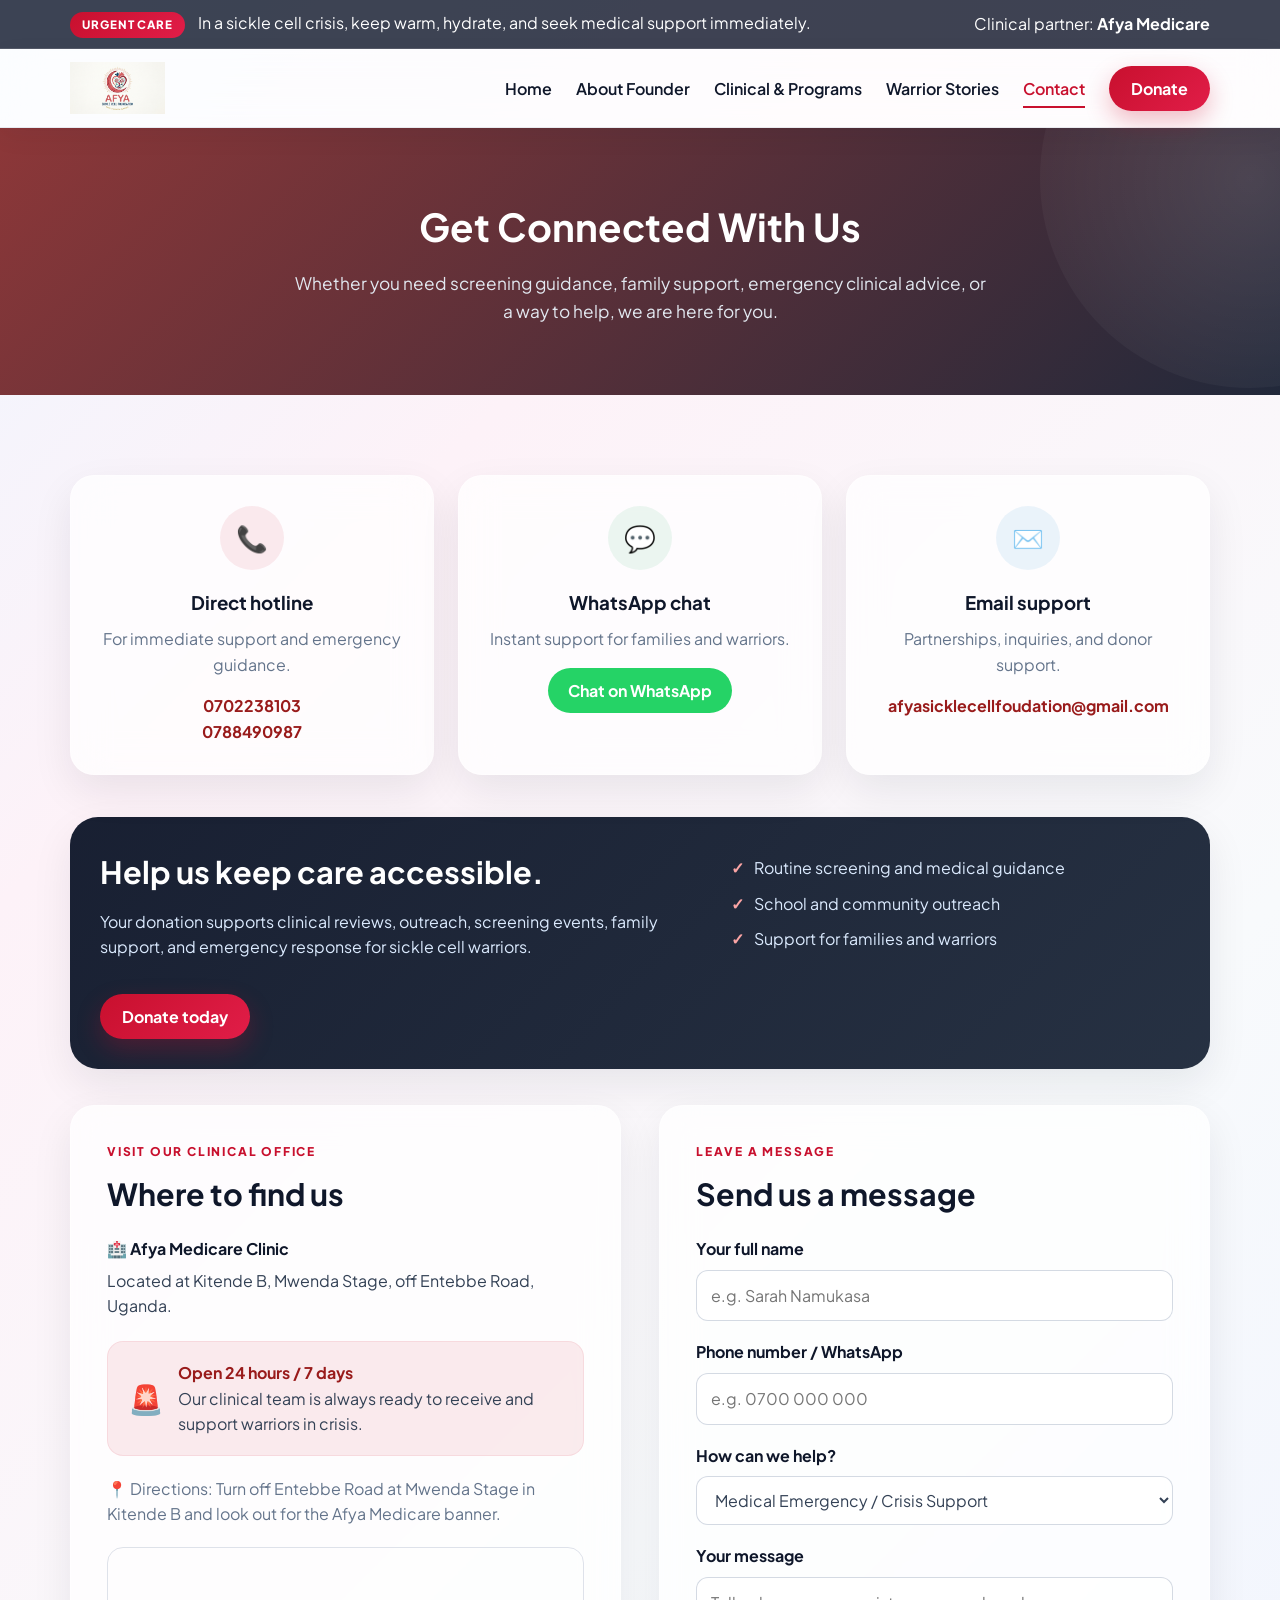
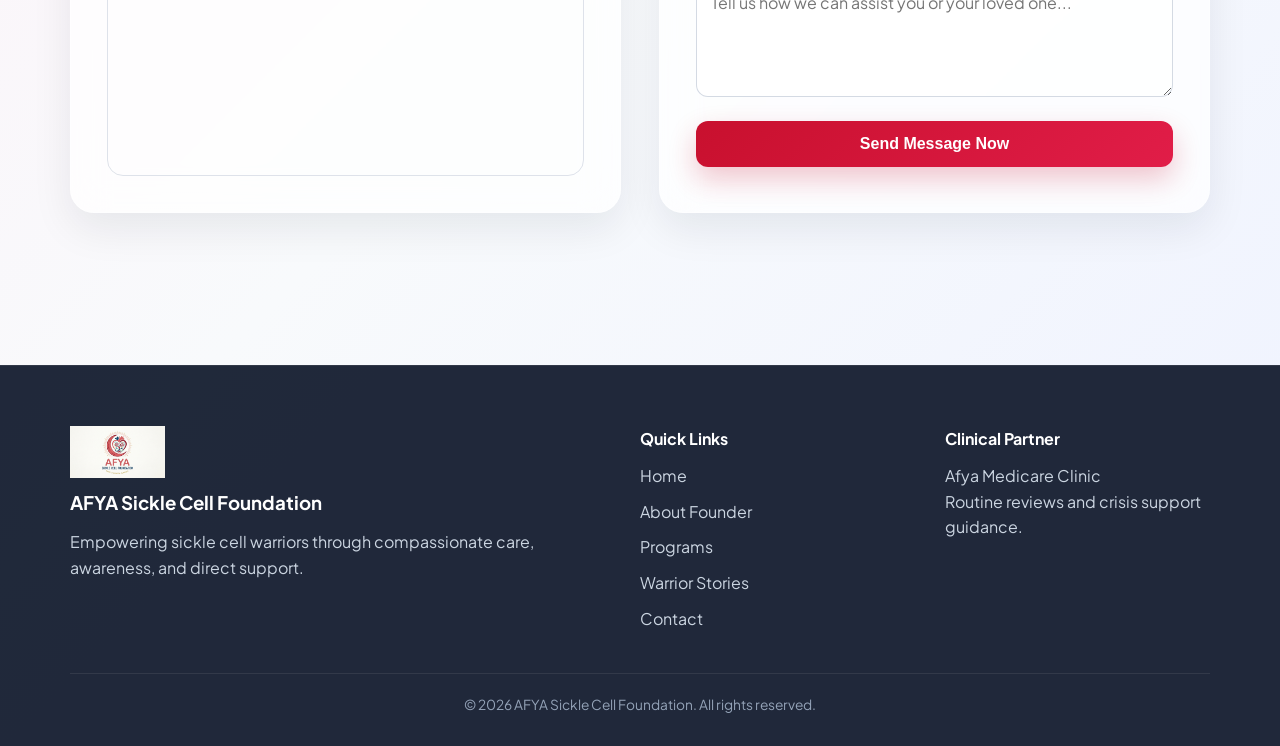
<file: contact.html>
<!DOCTYPE html>
<html lang="en">
<head>
    <meta charset="UTF-8">
    <meta name="viewport" content="width=device-width, initial-scale=1.0">
    <title>Get Connected & Support AFYA | AFYA Sickle Cell Foundation</title>
    <link rel="preconnect" href="https://fonts.googleapis.com">
    <link rel="preconnect" href="https://fonts.gstatic.com" crossorigin>
    <link href="https://fonts.googleapis.com/css2?family=Plus+Jakarta+Sans:wght@400;500;600;700;800&display=swap" rel="stylesheet">
    <style>
        :root {
            --primary-red: #C8102E;
            --dark-red: #991B1B;
            --navy-dark: #0F172A;
            --slate-text: #334155;
            --slate-muted: #64748B;
            --bg-soft: #f8fafc;
            --glass-bg: rgba(255,255,255,0.72);
            --shadow-soft: 0 16px 40px rgba(15, 23, 42, 0.08);
            --font-main: 'Plus Jakarta Sans', -apple-system, sans-serif;
        }
        * { box-sizing: border-box; margin:0; padding:0; }
        html { scroll-behavior: smooth; }
        body {
            font-family: var(--font-main); color: var(--slate-text); line-height:1.6;
            background: linear-gradient(135deg, #eff6ff 0%, #fdf2f8 25%, #f8fafc 60%, #eef2ff 100%);
        }
        a { text-decoration:none; }
        img { max-width:100%; display:block; }
        .container { width: min(1140px, 90%); margin: 0 auto; }

        .top-bar { background: rgba(15,23,42,0.8); color:#fff; padding:10px 0; border-bottom:1px solid rgba(255,255,255,.12); }
        .top-bar-flex { display:flex; justify-content:space-between; align-items:center; gap:12px; flex-wrap:wrap; }
        .emergency-badge { display:inline-block; background: linear-gradient(135deg, var(--primary-red), #E11D48); color:#fff; font-weight:800; font-size:0.72rem; letter-spacing:.08em; text-transform:uppercase; padding:4px 12px; border-radius:999px; margin-right: 10px; }

        .site-header {
            position: sticky; top:0; z-index:1000; background: rgba(255,255,255,.74); backdrop-filter: blur(18px); -webkit-backdrop-filter: blur(18px);
            border-bottom: 1px solid rgba(148,163,184,.2); box-shadow: 0 8px 24px rgba(15,23,42,.06);
        }
        .header-flex { display:flex; justify-content:space-between; align-items:center; min-height: 78px; }
        .logo-img { max-height:52px; width:auto; }
        .main-nav { display:flex; align-items:center; gap:24px; }
        .nav-item { position:relative; color: var(--navy-dark); font-weight:600; }
        .nav-item:hover, .nav-item.active { color: var(--primary-red); }
        .nav-item::after {
            content:''; position:absolute; left:0; bottom:-7px; width:0; height:2px; background: var(--primary-red); transition: width .2s ease;
        }
        .nav-item:hover::after, .nav-item.active::after { width: 100%; }
        .btn-nav {
            display:inline-flex; align-items:center; justify-content:center; padding:10px 22px; background: linear-gradient(135deg, var(--primary-red), #E11D48);
            color:#fff !important; border-radius:999px; font-weight:700; box-shadow:0 10px 24px rgba(200,16,46,.28);
        }

        .page-hero {
            background: linear-gradient(135deg, rgba(127,29,29,.88), rgba(15,23,42,.92)); color:#fff; text-align:center; padding:68px 0 70px; position:relative; overflow:hidden;
        }
        .page-hero::before {
            content:''; position:absolute; right:-180px; top:-160px; width:420px; height:420px; border-radius:50%; background: radial-gradient(circle, rgba(255,255,255,.12), rgba(255,255,255,0));
        }
        .page-hero h1 { position:relative; z-index:1; font-size: clamp(2.2rem, 3vw, 3.5rem); margin-bottom: 12px; }
        .page-hero p { position:relative; z-index:1; max-width:700px; margin:0 auto; color:#e2e8f0; font-size:1.08rem; }

        .contact-section { padding: 80px 0; }
        .contact-cards-grid {
            display:grid; grid-template-columns: repeat(auto-fit, minmax(240px, 1fr)); gap: 24px; margin-bottom: 42px;
        }
        .contact-card {
            background: rgba(255,255,255,.72); border:1px solid rgba(255,255,255,.4); border-radius:24px; padding: 30px 24px; text-align:center; box-shadow: var(--shadow-soft);
            backdrop-filter: blur(18px); -webkit-backdrop-filter: blur(18px);
        }
        .icon-circle {
            width:64px; height:64px; border-radius:50%; display:flex; align-items:center; justify-content:center; margin: 0 auto 18px; font-size:1.6rem;
        }
        .icon-red { background: rgba(200,16,46,.08); color: var(--primary-red); }
        .icon-green { background: rgba(22,163,74,.08); color: #16a34a; }
        .icon-blue { background: rgba(2,132,199,.08); color: #0284c7; }
        .contact-card h3 { margin-bottom: 8px; color: var(--navy-dark); }
        .contact-card p { color: var(--slate-muted); margin-bottom: 16px; }
        .contact-link { display:inline-block; color: var(--dark-red); font-weight:700; word-break: break-all; }
        .whatsapp-btn {
            display:inline-block; padding:10px 20px; background: #25d366; color:#fff !important; border-radius:999px; font-weight:700;
        }

        .donate-panel {
            background: linear-gradient(135deg, rgba(15,23,42,.96), rgba(30,41,59,.96)); color:#fff; border-radius:28px; padding: 30px; box-shadow: var(--shadow-soft); margin-bottom: 36px;
            display:grid; grid-template-columns: 1.15fr .85fr; gap:24px; align-items:center;
        }
        .donate-panel h3 { font-size: clamp(1.8rem, 2.4vw, 2.4rem); margin-bottom: 12px; }
        .donate-panel p { color:#dbeafe; }
        .donation-list { list-style:none; display:grid; gap: 10px; }
        .donation-list li { display:flex; align-items:center; gap:10px; color:#dbeafe; }
        .donation-list li::before { content:'✓'; color: #fca5a5; font-weight:800; }

        .main-contact-grid { display:grid; grid-template-columns: 1fr 1fr; gap: 38px; }
        .location-box, .form-box {
            background: rgba(255,255,255,.72); border:1px solid rgba(255,255,255,.4); border-radius:24px; padding: 36px; box-shadow: var(--shadow-soft);
            backdrop-filter: blur(18px); -webkit-backdrop-filter: blur(18px);
        }
        .section-tag { color: var(--primary-red); font-size: .75rem; letter-spacing: .15em; text-transform:uppercase; font-weight:800; margin-bottom: 8px; display:block; }
        .location-box h2, .form-box h2 { color: var(--navy-dark); font-size: 1.9rem; margin-bottom: 18px; }
        .address-detail { margin-bottom: 22px; }
        .address-detail strong { display:block; color: var(--navy-dark); margin-bottom: 6px; }
        .hours-badge {
            display:flex; align-items:center; gap: 14px; padding: 18px 20px; background: rgba(200,16,46,.08); border:1px solid rgba(200,16,46,.08); border-radius:16px; margin-bottom: 20px;
        }
        .hours-badge-icon { font-size:1.8rem; }
        .hours-badge-text strong { display:block; color: var(--dark-red); }

        .form-group { margin-bottom: 18px; }
        .form-group label { display:block; margin-bottom:8px; font-weight:700; color: var(--navy-dark); }
        .form-control {
            width:100%; border:1px solid rgba(148,163,184,.4); background: rgba(255,255,255,.7); border-radius: 12px; padding: 12px 14px; font: inherit; color: var(--slate-text);
        }
        textarea.form-control { min-height: 120px; resize: vertical; }
        .btn-submit {
            width:100%; border:none; cursor:pointer; border-radius:12px; padding: 14px 18px; background: linear-gradient(135deg, var(--primary-red), #E11D48); color:#fff; font-weight:800; font-size:1rem;
            box-shadow:0 12px 28px rgba(200,16,46,.24);
        }

        .site-footer {
            margin-top: 72px; background: rgba(15,23,42,.92); color:#cbd5e1; padding:60px 0 30px; border-top:1px solid rgba(255,255,255,.08);
        }
        .footer-grid { display:grid; grid-template-columns: 2fr 1fr 1fr; gap:40px; padding-bottom:32px; border-bottom:1px solid rgba(255,255,255,.08); }
        .footer-brand h3 { color:#fff; margin:10px 0 12px; }
        .footer-col h4 { color:#fff; margin-bottom:12px; }
        .footer-links { list-style:none; }
        .footer-links li { margin-bottom:10px; }
        .footer-links a { color:#cbd5e1; }
        .footer-bottom { padding-top:20px; text-align:center; color:#94a3b8; font-size: .86rem; }

        @media (max-width: 900px) {
            .donate-panel, .main-contact-grid, .footer-grid { grid-template-columns: 1fr; }
            .header-flex { flex-direction:column; align-items:flex-start; }
            .main-nav { flex-wrap:wrap; }
        }
    </style>
</head>
<body>
    <div class="top-bar">
        <div class="container top-bar-flex">
            <div>
                <span class="emergency-badge">Urgent Care</span>
                <span>In a sickle cell crisis, keep warm, hydrate, and seek medical support immediately.</span>
            </div>
            <div>Clinical partner: <strong>Afya Medicare</strong></div>
        </div>
    </div>

    <header class="site-header">
        <div class="container header-flex">
            <a href="index.html" class="brand-logo"><img src="assets/logo.png" alt="AFYA" class="logo-img"></a>
            <nav class="main-nav">
                <a href="index.html" class="nav-item">Home</a>
                <a href="about.html" class="nav-item">About Founder</a>
                <a href="programs.html" class="nav-item">Clinical & Programs</a>
                <a href="stories.html" class="nav-item">Warrior Stories</a>
                <a href="contact.html" class="nav-item active">Contact</a>
                <a href="donate.html" class="btn-nav">Donate</a>
            </nav>
        </div>
    </header>

    <section class="page-hero">
        <div class="container">
            <h1>Get Connected With Us</h1>
            <p>Whether you need screening guidance, family support, emergency clinical advice, or a way to help, we are here for you.</p>
        </div>
    </section>

    <section class="contact-section">
        <div class="container">
            <div class="contact-cards-grid">
                <div class="contact-card">
                    <div class="icon-circle icon-red">📞</div>
                    <h3>Direct hotline</h3>
                    <p>For immediate support and emergency guidance.</p>
                    <a href="tel:0702238103" class="contact-link">0702238103</a><br>
                    <a href="tel:0788490987" class="contact-link">0788490987</a>
                </div>

                <div class="contact-card">
                    <div class="icon-circle icon-green">💬</div>
                    <h3>WhatsApp chat</h3>
                    <p>Instant support for families and warriors.</p>
                    <a href="https://wa.me/256702238103" target="_blank" class="whatsapp-btn">Chat on WhatsApp</a>
                </div>

                <div class="contact-card">
                    <div class="icon-circle icon-blue">✉️</div>
                    <h3>Email support</h3>
                    <p>Partnerships, inquiries, and donor support.</p>
                    <a href="mailto:afyasicklecellfoudation@gmail.com" class="contact-link">afyasicklecellfoudation@gmail.com</a>
                </div>
            </div>

            <div class="donate-panel" id="donate">
                <div>
                    <h3>Help us keep care accessible.</h3>
                    <p>Your donation supports clinical reviews, outreach, screening events, family support, and emergency response for sickle cell warriors.</p>
                </div>
                <div>
                    <ul class="donation-list">
                        <li>Routine screening and medical guidance</li>
                        <li>School and community outreach</li>
                        <li>Support for families and warriors</li>
                    </ul>
                </div>
                <div style="grid-column: 1 / -1; margin-top: 10px;">
                    <a href="donate.html" class="btn-nav">Donate today</a>
                </div>
            </div>

            <div class="main-contact-grid">
                <div class="location-box">
                    <span class="section-tag">Visit our clinical office</span>
                    <h2>Where to find us</h2>
                    <div class="address-detail">
                        <strong>🏥 Afya Medicare Clinic</strong>
                        <p>Located at Kitende B, Mwenda Stage, off Entebbe Road, Uganda.</p>
                    </div>
                    <div class="hours-badge">
                        <div class="hours-badge-icon">🚨</div>
                        <div class="hours-badge-text">
                            <strong>Open 24 hours / 7 days</strong>
                            <span>Our clinical team is always ready to receive and support warriors in crisis.</span>
                        </div>
                    </div>
                    <p style="color: var(--slate-muted);">📍 Directions: Turn off Entebbe Road at Mwenda Stage in Kitende B and look out for the Afya Medicare banner.</p>
                    <div style="margin-top:20px; border-radius:16px; overflow:hidden; border:1px solid rgba(148,163,184,.3);">
                        <iframe src="https://www.google.com/maps?q=Kitende%20B%20Mwenda%20Stage%20Uganda&output=embed" width="100%" height="220" style="border:0;" allowfullscreen loading="lazy"></iframe>
                    </div>
                </div>

                <div class="form-box">
                    <span class="section-tag">Leave a message</span>
                    <h2>Send us a message</h2>
                    <form action="mailto:afyasicklecellfoudation@gmail.com" method="post" enctype="text/plain">
                        <div class="form-group">
                            <label for="name">Your full name</label>
                            <input type="text" id="name" name="Name" class="form-control" placeholder="e.g. Sarah Namukasa" required>
                        </div>
                        <div class="form-group">
                            <label for="phone">Phone number / WhatsApp</label>
                            <input type="tel" id="phone" name="Phone" class="form-control" placeholder="e.g. 0700 000 000" required>
                        </div>
                        <div class="form-group">
                            <label for="subject">How can we help?</label>
                            <select id="subject" name="Subject" class="form-control">
                                <option>Medical Emergency / Crisis Support</option>
                                <option>Genotype Screening & Testing</option>
                                <option>Parent Support Circle</option>
                                <option>General Inquiry / Partnership</option>
                                <option>Donation / Sponsor a Warrior</option>
                            </select>
                        </div>
                        <div class="form-group">
                            <label for="message">Your message</label>
                            <textarea id="message" name="Message" class="form-control" placeholder="Tell us how we can assist you or your loved one..." required></textarea>
                        </div>
                        <button type="submit" class="btn-submit">Send Message Now</button>
                    </form>
                </div>
            </div>
        </div>
    </section>

    <footer class="site-footer">
        <div class="container">
            <div class="footer-grid">
                <div class="footer-brand">
                    <img src="assets/logo.png" alt="AFYA" class="logo-img">
                    <h3>AFYA Sickle Cell Foundation</h3>
                    <p>Empowering sickle cell warriors through compassionate care, awareness, and direct support.</p>
                </div>
                <div class="footer-col">
                    <h4>Quick Links</h4>
                    <ul class="footer-links">
                        <li><a href="index.html">Home</a></li>
                        <li><a href="about.html">About Founder</a></li>
                        <li><a href="programs.html">Programs</a></li>
                        <li><a href="stories.html">Warrior Stories</a></li>
                        <li><a href="contact.html">Contact</a></li>
                    </ul>
                </div>
                <div class="footer-col">
                    <h4>Clinical Partner</h4>
                    <p>Afya Medicare Clinic</p>
                    <p>Routine reviews and crisis support guidance.</p>
                </div>
            </div>
            <div class="footer-bottom">© 2026 AFYA Sickle Cell Foundation. All rights reserved.</div>
        </div>
    </footer>
</body>
</html>
</file>
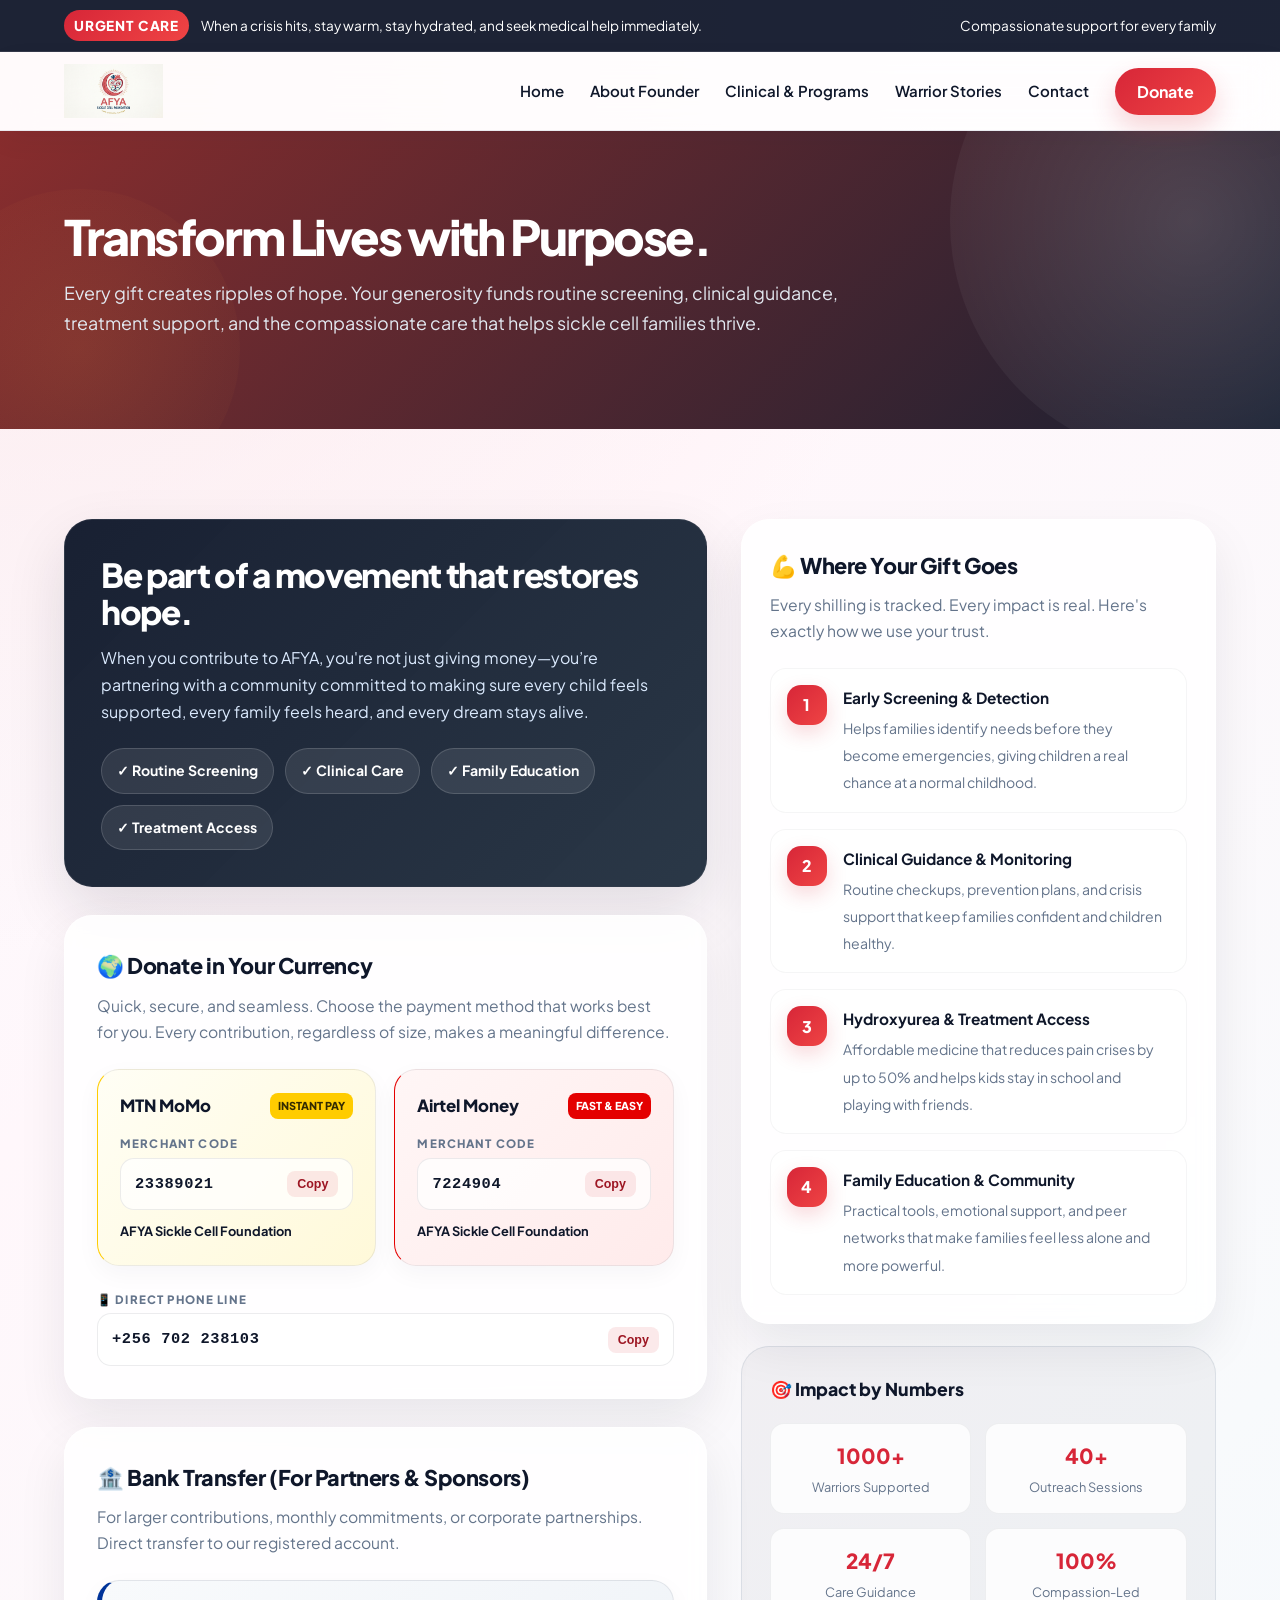
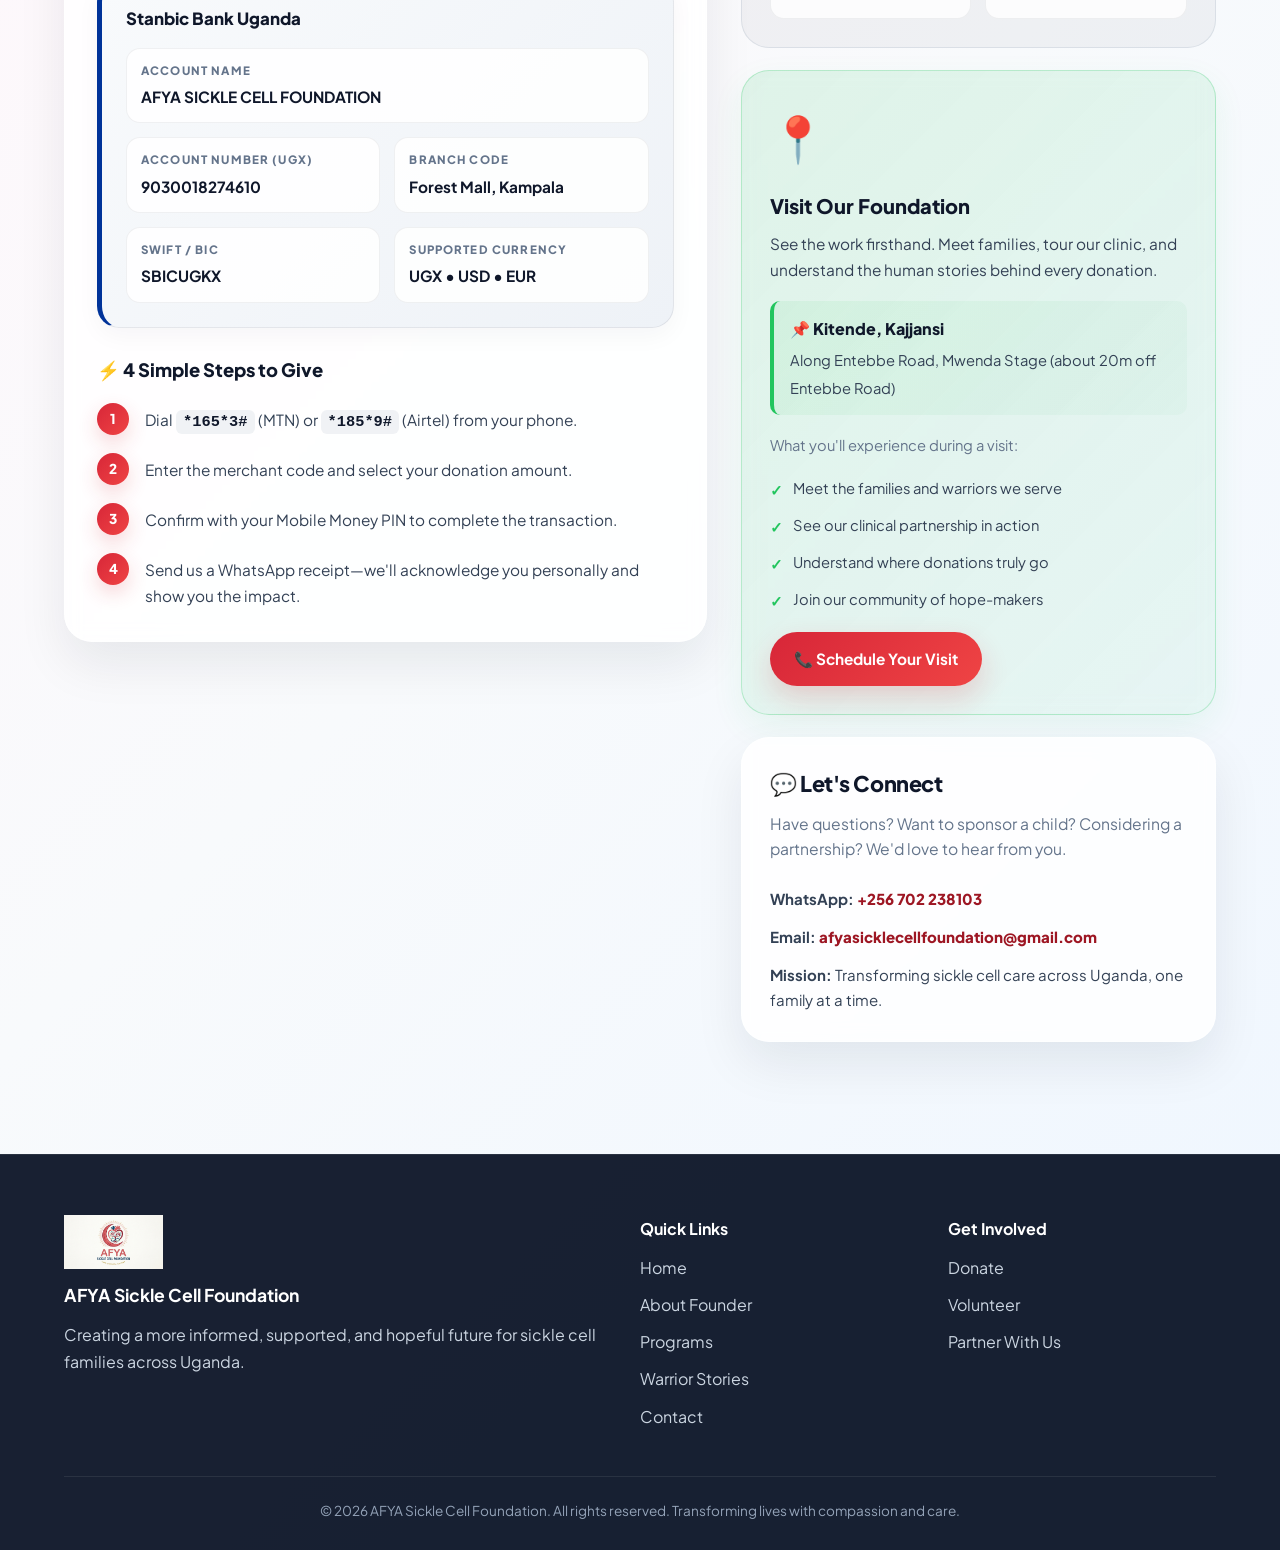
<file: donate.html>
<!DOCTYPE html>
<html lang="en">
<head>
    <meta charset="UTF-8">
    <meta name="viewport" content="width=device-width, initial-scale=1.0">
    <title>Donate to AFYA | Transform Lives with Purpose</title>
    <link rel="preconnect" href="https://fonts.googleapis.com">
    <link rel="preconnect" href="https://fonts.gstatic.com" crossorigin>
    <link href="https://fonts.googleapis.com/css2?family=Plus+Jakarta+Sans:wght@400;500;600;700;800&display=swap" rel="stylesheet">
    <style>
        :root {
            --primary-red: #d72638;
            --dark-red: #9d1623;
            --navy-deep: #0f172a;
            --navy-soft: #1f2d3d;
            --slate-text: #334155;
            --slate-muted: #64748b;
            --bg-soft: #f8fafc;
            --border: rgba(148, 163, 184, 0.22);
            --shadow-soft: 0 22px 50px rgba(15, 23, 42, 0.08);
            --mtn-yellow: #ffcc00;
            --mtn-dark: #332b00;
            --airtel-red: #e40000;
            --bank-blue: #003399;
            --green-accent: #22c55e;
            --font-main: 'Plus Jakarta Sans', -apple-system, sans-serif;
        }

        * { box-sizing: border-box; margin: 0; padding: 0; }
        html { scroll-behavior: smooth; }
        body {
            font-family: var(--font-main);
            color: var(--slate-text);
            background:
                radial-gradient(circle at top left, rgba(255, 228, 230, 0.8), transparent 28%),
                linear-gradient(135deg, #f8fbff 0%, #fff7fb 26%, #f8fafc 60%, #eef6ff 100%);
            line-height: 1.7;
        }

        a { text-decoration: none; }
        img { max-width: 100%; display: block; }
        .container { width: min(1160px, 90%); margin: 0 auto; }

        .top-bar {
            background: rgba(15, 23, 42, 0.94);
            color: #fff;
            padding: 10px 0;
            border-bottom: 1px solid rgba(255,255,255,0.1);
            font-size: 0.85rem;
        }
        .top-bar-flex {
            display: flex;
            align-items: center;
            justify-content: space-between;
            gap: 10px;
            flex-wrap: wrap;
        }
        .emergency-badge {
            display: inline-block;
            background: linear-gradient(135deg, var(--primary-red), #ef4444);
            color: #fff;
            border-radius: 999px;
            padding: 4px 10px;
            font-weight: 800;
            letter-spacing: 0.06em;
            text-transform: uppercase;
            margin-right: 10px;
        }

        .site-header {
            position: sticky;
            top: 0;
            z-index: 1000;
            background: rgba(255,255,255,0.76);
            backdrop-filter: blur(16px);
            -webkit-backdrop-filter: blur(16px);
            border-bottom: 1px solid rgba(148, 163, 184, 0.2);
            box-shadow: 0 10px 30px rgba(15,23,42,0.04);
        }
        .header-flex {
            display: flex;
            align-items: center;
            justify-content: space-between;
            min-height: 78px;
            gap: 28px;
        }
        .logo-img { max-height: 54px; width: auto; }
        .main-nav {
            display: flex;
            align-items: center;
            gap: 26px;
            flex-wrap: wrap;
        }
        .nav-item {
            position: relative;
            color: var(--navy-deep);
            font-weight: 600;
            font-size: 0.94rem;
            transition: color 0.2s ease;
        }
        .nav-item:hover, .nav-item.active { color: var(--primary-red); }
        .nav-item::after {
            content: "";
            position: absolute;
            left: 0;
            bottom: -8px;
            width: 0;
            height: 2px;
            background: var(--primary-red);
            transition: width 0.2s ease;
        }
        .nav-item:hover::after, .nav-item.active::after { width: 100%; }
        .btn-nav {
            display: inline-flex;
            align-items: center;
            justify-content: center;
            padding: 10px 22px;
            background: linear-gradient(135deg, var(--primary-red), #ef4444);
            color: #fff !important;
            border-radius: 999px;
            font-weight: 700;
            box-shadow: 0 12px 26px rgba(215, 38, 56, 0.2);
        }

        .page-hero {
            position: relative;
            overflow: hidden;
            background: linear-gradient(135deg, rgba(127, 29, 29, 0.92), rgba(15,23,42,0.96));
            color: #fff;
            padding: 80px 0 90px;
        }
        .page-hero::before {
            content: "";
            position: absolute;
            width: 480px;
            height: 480px;
            border-radius: 50%;
            right: -150px;
            top: -150px;
            background: radial-gradient(circle, rgba(255,255,255,0.15), rgba(255,255,255,0));
        }
        .page-hero::after {
            content: "";
            position: absolute;
            width: 320px;
            height: 320px;
            border-radius: 50%;
            left: -80px;
            bottom: -80px;
            background: radial-gradient(circle, rgba(251, 146, 60, 0.12), rgba(255,255,255,0));
        }
        .page-hero .container {
            position: relative;
            z-index: 1;
        }
        .page-hero h1 {
            font-size: clamp(2.6rem, 3.8vw, 4rem);
            line-height: 1.08;
            letter-spacing: -0.05em;
            margin-bottom: 14px;
            font-weight: 800;
        }
        .page-hero p {
            color: #e2e8f0;
            font-size: 1.12rem;
            max-width: 800px;
            line-height: 1.7;
        }

        .donate-main {
            padding: 90px 0 90px;
        }
        .donation-layout {
            display: grid;
            grid-template-columns: 1.15fr 0.85fr;
            gap: 34px;
            align-items: start;
        }

        .section-card {
            background: rgba(255,255,255,0.86);
            border: 1px solid rgba(255,255,255,0.52);
            border-radius: 28px;
            box-shadow: var(--shadow-soft);
            padding: 32px;
            margin-bottom: 28px;
            backdrop-filter: blur(8px);
        }
        .section-title {
            font-size: 1.35rem;
            color: var(--navy-deep);
            margin-bottom: 8px;
            font-weight: 800;
            letter-spacing: -0.02em;
        }
        .section-text {
            font-size: 0.98rem;
            color: var(--slate-muted);
            margin-bottom: 24px;
            line-height: 1.65;
        }

        .impact-banner {
            background: linear-gradient(135deg, rgba(15,23,42,0.96), rgba(31,45,61,0.95));
            color: #fff;
            border-radius: 28px;
            padding: 36px;
            box-shadow: 0 24px 60px rgba(15,23,42,0.12);
            margin-bottom: 28px;
            border: 1px solid rgba(255,255,255,0.06);
        }
        .impact-banner h3 {
            font-size: clamp(2rem, 2.6vw, 2.7rem);
            margin-bottom: 14px;
            line-height: 1.12;
            letter-spacing: -0.04em;
            font-weight: 800;
        }
        .impact-banner p {
            color: #dbeafe;
            margin-bottom: 22px;
            font-size: 1rem;
            line-height: 1.7;
        }
        .impact-tags {
            display: flex;
            gap: 11px;
            flex-wrap: wrap;
        }
        .impact-tags span {
            background: rgba(255,255,255,0.09);
            border: 1px solid rgba(255,255,255,0.15);
            color: #fff;
            font-weight: 700;
            border-radius: 999px;
            padding: 10px 15px;
            font-size: 0.88rem;
        }

        .donation-choices {
            display: grid;
            grid-template-columns: repeat(2, minmax(0, 1fr));
            gap: 18px;
            margin-bottom: 24px;
        }
        .pay-card {
            border-radius: 22px;
            padding: 22px;
            border-left: 6px solid transparent;
            border: 1px solid rgba(15,23,42,0.08);
            background: linear-gradient(135deg, rgba(255,255,255,0.82), rgba(255,255,255,0.92));
            transition: transform 0.2s ease, box-shadow 0.2s ease;
            box-shadow: 0 8px 24px rgba(15,23,42,0.04);
        }
        .pay-card:hover {
            transform: translateY(-6px);
            box-shadow: 0 18px 36px rgba(15,23,42,0.08);
        }
        .pay-card.mtn {
            background: linear-gradient(135deg, #fffef5, #fff9d9);
            border-left-color: var(--mtn-yellow);
        }
        .pay-card.airtel {
            background: linear-gradient(135deg, #fff6f6, #ffebeb);
            border-left-color: var(--airtel-red);
        }
        .pay-header {
            display: flex;
            align-items: center;
            justify-content: space-between;
            gap: 10px;
            margin-bottom: 14px;
        }
        .provider-name {
            font-size: 1.05rem;
            font-weight: 800;
            color: var(--navy-deep);
        }
        .provider-badge {
            font-size: 0.68rem;
            font-weight: 800;
            border-radius: 8px;
            padding: 4px 8px;
            text-transform: uppercase;
        }
        .mtn .provider-badge {
            background: var(--mtn-yellow);
            color: var(--mtn-dark);
        }
        .airtel .provider-badge {
            background: var(--airtel-red);
            color: #fff;
        }
        .code-label {
            font-size: 0.72rem;
            letter-spacing: 0.1em;
            text-transform: uppercase;
            color: var(--slate-muted);
            font-weight: 800;
            margin-bottom: 4px;
        }
        .detail-box {
            background: rgba(255,255,255,0.75);
            border: 1px solid rgba(15,23,42,0.08);
            border-radius: 14px;
            padding: 12px 14px;
            display: flex;
            align-items: center;
            justify-content: space-between;
            gap: 10px;
        }
        .detail-value {
            font-weight: 800;
            color: var(--navy-deep);
            letter-spacing: 0.04em;
            font-family: ui-monospace, SFMono-Regular, Menlo, monospace;
            font-size: 0.96rem;
        }
        .copy-btn {
            border: none;
            border-radius: 8px;
            background: rgba(215, 38, 56, 0.1);
            color: var(--dark-red);
            font-weight: 800;
            padding: 6px 10px;
            cursor: pointer;
            font-size: 0.78rem;
            transition: background 0.2s ease;
        }
        .copy-btn:hover {
            background: rgba(215, 38, 56, 0.2);
        }
        .account-name {
            margin-top: 11px;
            font-size: 0.8rem;
            color: var(--slate-muted);
        }
        .account-name strong { 
            color: var(--navy-deep);
            display: block;
            margin-top: 2px;
        }

        .bank-card {
            border: 1px solid rgba(15,23,42,0.08);
            border-left: 5px solid var(--bank-blue);
            background: linear-gradient(135deg, #f8fafc, #eef2f7);
            border-radius: 22px;
            padding: 24px;
            box-shadow: 0 8px 24px rgba(15,23,42,0.04);
        }
        .bank-grid {
            display: grid;
            grid-template-columns: repeat(2, minmax(0, 1fr));
            gap: 14px;
            margin-top: 14px;
        }
        .bank-item {
            background: rgba(255,255,255,0.85);
            border: 1px solid rgba(15,23,42,0.06);
            border-radius: 14px;
            padding: 12px 14px;
        }
        .bank-item.full { grid-column: 1 / -1; }
        .bank-item strong {
            display: block;
            color: var(--navy-deep);
            font-size: 0.96rem;
            margin-top: 4px;
        }

        .stepper {
            list-style: none;
            display: grid;
            gap: 18px;
            margin-top: 18px;
        }
        .step-item {
            display: flex;
            align-items: flex-start;
            gap: 16px;
        }
        .step-num {
            width: 32px;
            height: 32px;
            display: grid;
            place-items: center;
            border-radius: 999px;
            background: linear-gradient(135deg, var(--primary-red), #ef4444);
            color: #fff;
            font-size: 0.85rem;
            font-weight: 800;
            flex-shrink: 0;
            box-shadow: 0 8px 20px rgba(215,38,56,0.2);
        }
        .step-text {
            color: var(--slate-text);
            font-size: 0.96rem;
            padding-top: 4px;
        }
        .step-text code {
            background: rgba(148, 163, 184, 0.14);
            color: var(--navy-deep);
            padding: 3px 7px;
            border-radius: 6px;
            font-weight: 800;
        }

        .support-box {
            background: rgba(255,255,255,0.84);
            border: 1px solid rgba(255,255,255,0.48);
            border-radius: 28px;
            padding: 28px;
            box-shadow: var(--shadow-soft);
            margin-bottom: 22px;
            backdrop-filter: blur(8px);
        }
        .support-list {
            list-style: none;
            display: grid;
            gap: 16px;
        }
        .support-list li {
            display: flex;
            gap: 16px;
            align-items: flex-start;
            padding: 16px;
            border-radius: 16px;
            background: rgba(255,255,255,0.4);
            border: 1px solid rgba(15,23,42,0.04);
        }
        .support-number {
            width: 40px;
            height: 40px;
            display: grid;
            place-items: center;
            border-radius: 14px;
            background: linear-gradient(135deg, var(--primary-red), #ef4444);
            color: #fff;
            font-weight: 800;
            flex-shrink: 0;
            box-shadow: 0 8px 20px rgba(215,38,56,0.18);
        }
        .support-list strong {
            display: block;
            color: var(--navy-deep);
            margin-bottom: 3px;
            font-size: 0.96rem;
        }
        .support-list span {
            color: var(--slate-muted);
            font-size: 0.88rem;
            line-height: 1.6;
        }

        .visit-box {
            background: linear-gradient(135deg, rgba(34, 197, 94, 0.12), rgba(34, 197, 94, 0.06));
            border: 1.5px solid rgba(34, 197, 94, 0.25);
            border-radius: 28px;
            padding: 28px;
            box-shadow: 0 12px 32px rgba(34, 197, 94, 0.08);
            margin-bottom: 22px;
            backdrop-filter: blur(8px);
        }
        .visit-icon {
            font-size: 2.8rem;
            margin-bottom: 14px;
        }
        .visit-box h3 {
            color: var(--navy-deep);
            margin-bottom: 8px;
            font-weight: 800;
            font-size: 1.25rem;
        }
        .visit-box p {
            color: var(--slate-text);
            margin-bottom: 14px;
            font-size: 0.96rem;
            line-height: 1.7;
        }
        .location-address {
            background: linear-gradient(135deg, rgba(34, 197, 94, 0.08), rgba(34, 197, 94, 0.04));
            border-left: 4px solid var(--green-accent);
            border-radius: 10px;
            padding: 14px 16px;
            margin: 18px 0;
        }
        .location-address strong {
            display: block;
            color: var(--navy-deep);
            margin-bottom: 4px;
            font-weight: 800;
        }
        .location-address span {
            color: var(--slate-text);
            font-size: 0.92rem;
            line-height: 1.6;
        }
        .visit-items {
            list-style: none;
            display: grid;
            gap: 10px;
            margin: 18px 0;
            font-size: 0.92rem;
        }
        .visit-items li {
            display: flex;
            gap: 10px;
            align-items: flex-start;
            color: var(--slate-text);
        }
        .visit-items li::before {
            content: "✓";
            color: var(--green-accent);
            font-weight: 800;
            flex-shrink: 0;
            margin-top: 2px;
        }
        .visit-cta {
            display: inline-flex;
            align-items: center;
            gap: 8px;
            padding: 14px 24px;
            background: linear-gradient(135deg, var(--primary-red), #ef4444);
            color: #fff;
            border-radius: 999px;
            font-weight: 700;
            text-decoration: none;
            transition: transform 0.2s ease, box-shadow 0.2s ease;
            box-shadow: 0 12px 28px rgba(215,38,56,0.2);
            font-size: 0.96rem;
        }
        .visit-cta:hover { 
            transform: translateY(-3px);
            box-shadow: 0 16px 36px rgba(215,38,56,0.28);
        }

        .donor-testimonials {
            background: rgba(15,23,42,0.04);
            border: 1px solid var(--border);
            border-radius: 28px;
            padding: 28px;
            margin-bottom: 22px;
        }
        .testimonials-head {
            margin-bottom: 18px;
        }
        .testimonials-head h4 {
            color: var(--navy-deep);
            font-size: 1.1rem;
            font-weight: 800;
            margin-bottom: 4px;
        }
        .testimonials-grid {
            display: grid;
            grid-template-columns: repeat(auto-fit, minmax(160px, 1fr));
            gap: 14px;
        }
        .testimonial-card {
            background: rgba(255,255,255,0.8);
            border: 1px solid rgba(15,23,42,0.06);
            border-radius: 14px;
            padding: 14px;
            text-align: center;
        }
        .testimonial-stat {
            font-size: 1.3rem;
            font-weight: 800;
            color: var(--primary-red);
        }
        .testimonial-label {
            font-size: 0.8rem;
            color: var(--slate-muted);
            margin-top: 4px;
        }

        .contact-list {
            list-style: none;
            display: grid;
            gap: 12px;
            color: var(--slate-text);
            font-size: 0.94rem;
        }
        .contact-list a {
            color: var(--dark-red);
            font-weight: 800;
            text-decoration: none;
        }
        .contact-list a:hover {
            text-decoration: underline;
        }

        .site-footer {
            background: rgba(15,23,42,0.96);
            color: #cbd5e1;
            padding: 60px 0 28px;
            border-top: 1px solid rgba(255,255,255,0.08);
        }
        .footer-grid {
            display: grid;
            grid-template-columns: 2fr 1fr 1fr;
            gap: 40px;
            padding-bottom: 36px;
            border-bottom: 1px solid rgba(255,255,255,0.08);
        }
        .footer-brand h3 {
            margin: 12px 0 10px;
            color: #fff;
            font-size: 1.1rem;
        }
        .footer-col h4 {
            color: #fff;
            margin-bottom: 12px;
            font-size: 1rem;
        }
        .footer-links { list-style: none; }
        .footer-links li { margin-bottom: 10px; }
        .footer-links a { color: #cbd5e1; }
        .footer-links a:hover { color: #fff; }
        .footer-bottom {
            padding-top: 22px;
            text-align: center;
            font-size: 0.85rem;
            color: #94a3b8;
        }

        @media (max-width: 900px) {
            .donation-layout, .donation-choices, .bank-grid, .footer-grid, .testimonials-grid { grid-template-columns: 1fr; }
            .header-flex { flex-direction: column; align-items: flex-start; padding: 12px 0; }
            .main-nav { gap: 14px; }
        }

        @media (max-width: 640px) {
            .section-card, .support-box, .visit-box, .impact-banner, .donor-testimonials { padding: 22px 18px; }
            .top-bar { font-size: 0.78rem; }
            .page-hero { padding-top: 58px; }
            .section-title { font-size: 1.2rem; }
        }
    </style>
</head>
<body>
    <div class="top-bar">
        <div class="container top-bar-flex">
            <div>
                <span class="emergency-badge">Urgent Care</span>
                <span>When a crisis hits, stay warm, stay hydrated, and seek medical help immediately.</span>
            </div>
            <div>Compassionate support for every family</div>
        </div>
    </div>

    <header class="site-header">
        <div class="container header-flex">
            <a href="index.html" class="brand-logo">
                <img src="assets/logo.png" alt="AFYA Sickle Cell Foundation" class="logo-img">
            </a>
            <nav class="main-nav">
                <a href="index.html" class="nav-item">Home</a>
                <a href="about.html" class="nav-item">About Founder</a>
                <a href="programs.html" class="nav-item">Clinical & Programs</a>
                <a href="stories.html" class="nav-item">Warrior Stories</a>
                <a href="contact.html" class="nav-item">Contact</a>
                <a href="donate.html" class="btn-nav active">Donate</a>
            </nav>
        </div>
    </header>

    <section class="page-hero">
        <div class="container">
            <h1>Transform Lives with Purpose.</h1>
            <p>Every gift creates ripples of hope. Your generosity funds routine screening, clinical guidance, treatment support, and the compassionate care that helps sickle cell families thrive.</p>
        </div>
    </section>

    <section class="donate-main">
        <div class="container donation-layout">
            <div>
                <div class="impact-banner">
                    <h3>Be part of a movement that restores hope.</h3>
                    <p>When you contribute to AFYA, you're not just giving money—you’re partnering with a community committed to making sure every child feels supported, every family feels heard, and every dream stays alive.</p>
                    <div class="impact-tags">
                        <span>✓ Routine Screening</span>
                        <span>✓ Clinical Care</span>
                        <span>✓ Family Education</span>
                        <span>✓ Treatment Access</span>
                    </div>
                </div>

                <div class="section-card">
                    <h2 class="section-title">🌍 Donate in Your Currency</h2>
                    <p class="section-text">Quick, secure, and seamless. Choose the payment method that works best for you. Every contribution, regardless of size, makes a meaningful difference.</p>

                    <div class="donation-choices">
                        <div class="pay-card mtn">
                            <div class="pay-header">
                                <span class="provider-name">MTN MoMo</span>
                                <span class="provider-badge">Instant Pay</span>
                            </div>
                            <div class="code-label">Merchant Code</div>
                            <div class="detail-box">
                                <span class="detail-value" id="mtn-code">23389021</span>
                                <button class="copy-btn" onclick="copyText('mtn-code')">Copy</button>
                            </div>
                            <div class="account-name">
                                <strong>AFYA Sickle Cell Foundation</strong>
                            </div>
                        </div>

                        <div class="pay-card airtel">
                            <div class="pay-header">
                                <span class="provider-name">Airtel Money</span>
                                <span class="provider-badge">Fast & Easy</span>
                            </div>
                            <div class="code-label">Merchant Code</div>
                            <div class="detail-box">
                                <span class="detail-value" id="airtel-code">7224904</span>
                                <button class="copy-btn" onclick="copyText('airtel-code')">Copy</button>
                            </div>
                            <div class="account-name">
                                <strong>AFYA Sickle Cell Foundation</strong>
                            </div>
                        </div>
                    </div>

                    <div style="margin-top: 20px;">
                        <div class="code-label">📱 Direct Phone Line</div>
                        <div class="detail-box">
                            <span class="detail-value" id="direct-phone">+256 702 238103</span>
                            <button class="copy-btn" onclick="copyText('direct-phone')">Copy</button>
                        </div>
                    </div>
                </div>

                <div class="section-card">
                    <h2 class="section-title">🏦 Bank Transfer (For Partners & Sponsors)</h2>
                    <p class="section-text">For larger contributions, monthly commitments, or corporate partnerships. Direct transfer to our registered account.</p>

                    <div class="bank-card">
                        <div class="provider-name" style="margin-bottom: 10px; font-size: 1.05rem;">Stanbic Bank Uganda</div>
                        <div class="bank-grid">
                            <div class="bank-item full">
                                <div class="code-label">Account Name</div>
                                <strong>AFYA SICKLE CELL FOUNDATION</strong>
                            </div>
                            <div class="bank-item">
                                <div class="code-label">Account Number (UGX)</div>
                                <strong>9030018274610</strong>
                            </div>
                            <div class="bank-item">
                                <div class="code-label">Branch Code</div>
                                <strong>Forest Mall, Kampala</strong>
                            </div>
                            <div class="bank-item">
                                <div class="code-label">SWIFT / BIC</div>
                                <strong>SBICUGKX</strong>
                            </div>
                            <div class="bank-item">
                                <div class="code-label">Supported Currency</div>
                                <strong>UGX • USD • EUR</strong>
                            </div>
                        </div>
                    </div>

                    <div style="margin-top: 26px;">
                        <h3 style="font-size: 1.15rem; color: var(--navy-deep); margin-bottom: 16px; font-weight: 800;">⚡ 4 Simple Steps to Give</h3>
                        <ol class="stepper">
                            <li class="step-item">
                                <span class="step-num">1</span>
                                <span class="step-text">Dial <code>*165*3#</code> (MTN) or <code>*185*9#</code> (Airtel) from your phone.</span>
                            </li>
                            <li class="step-item">
                                <span class="step-num">2</span>
                                <span class="step-text">Enter the merchant code and select your donation amount.</span>
                            </li>
                            <li class="step-item">
                                <span class="step-num">3</span>
                                <span class="step-text">Confirm with your Mobile Money PIN to complete the transaction.</span>
                            </li>
                            <li class="step-item">
                                <span class="step-num">4</span>
                                <span class="step-text">Send us a WhatsApp receipt—we'll acknowledge you personally and show you the impact.</span>
                            </li>
                        </ol>
                    </div>
                </div>
            </div>

            <div>
                <div class="support-box">
                    <h3 class="section-title">💪 Where Your Gift Goes</h3>
                    <p class="section-text">Every shilling is tracked. Every impact is real. Here's exactly how we use your trust.</p>
                    <ul class="support-list">
                        <li>
                            <div class="support-number">1</div>
                            <div>
                                <strong>Early Screening & Detection</strong>
                                <span>Helps families identify needs before they become emergencies, giving children a real chance at a normal childhood.</span>
                            </div>
                        </li>
                        <li>
                            <div class="support-number">2</div>
                            <div>
                                <strong>Clinical Guidance & Monitoring</strong>
                                <span>Routine checkups, prevention plans, and crisis support that keep families confident and children healthy.</span>
                            </div>
                        </li>
                        <li>
                            <div class="support-number">3</div>
                            <div>
                                <strong>Hydroxyurea & Treatment Access</strong>
                                <span>Affordable medicine that reduces pain crises by up to 50% and helps kids stay in school and playing with friends.</span>
                            </div>
                        </li>
                        <li>
                            <div class="support-number">4</div>
                            <div>
                                <strong>Family Education & Community</strong>
                                <span>Practical tools, emotional support, and peer networks that make families feel less alone and more powerful.</span>
                            </div>
                        </li>
                    </ul>
                </div>

                <div class="donor-testimonials">
                    <div class="testimonials-head">
                        <h4>🎯 Impact by Numbers</h4>
                    </div>
                    <div class="testimonials-grid">
                        <div class="testimonial-card">
                            <div class="testimonial-stat">1000+</div>
                            <div class="testimonial-label">Warriors Supported</div>
                        </div>
                        <div class="testimonial-card">
                            <div class="testimonial-stat">40+</div>
                            <div class="testimonial-label">Outreach Sessions</div>
                        </div>
                        <div class="testimonial-card">
                            <div class="testimonial-stat">24/7</div>
                            <div class="testimonial-label">Care Guidance</div>
                        </div>
                        <div class="testimonial-card">
                            <div class="testimonial-stat">100%</div>
                            <div class="testimonial-label">Compassion-Led</div>
                        </div>
                    </div>
                </div>

                <div class="visit-box">
                    <div class="visit-icon">📍</div>
                    <h3>Visit Our Foundation</h3>
                    <p>See the work firsthand. Meet families, tour our clinic, and understand the human stories behind every donation.</p>
                    <div class="location-address">
                        <strong>📌 Kitende, Kajjansi</strong>
                        <span>Along Entebbe Road, Mwenda Stage (about 20m off Entebbe Road)</span>
                    </div>
                    <p style="font-size: 0.92rem; color: var(--slate-muted); margin-bottom: 14px;">What you'll experience during a visit:</p>
                    <ul class="visit-items">
                        <li>Meet the families and warriors we serve</li>
                        <li>See our clinical partnership in action</li>
                        <li>Understand where donations truly go</li>
                        <li>Join our community of hope-makers</li>
                    </ul>
                    <a href="https://wa.me/256702238103?text=Hi%20AFYA,%20I'd%20like%20to%20schedule%20a%20visit%20to%20your%20foundation." class="visit-cta" target="_blank">
                        📞 Schedule Your Visit
                    </a>
                </div>

                <div class="support-box" style="margin-top: 22px;">
                    <h3 class="section-title">💬 Let's Connect</h3>
                    <p class="section-text">Have questions? Want to sponsor a child? Considering a partnership? We'd love to hear from you.</p>
                    <ul class="contact-list">
                        <li><strong>WhatsApp:</strong> <a href="https://wa.me/256702238103" target="_blank">+256 702 238103</a></li>
                        <li><strong>Email:</strong> <a href="mailto:afyasicklecellfoundation@gmail.com">afyasicklecellfoundation@gmail.com</a></li>
                        <li><strong>Mission:</strong> Transforming sickle cell care across Uganda, one family at a time.</li>
                    </ul>
                </div>
            </div>
        </div>
    </section>

    <footer class="site-footer">
        <div class="container">
            <div class="footer-grid">
                <div class="footer-brand">
                    <img src="assets/logo.png" alt="AFYA logo" class="logo-img">
                    <h3>AFYA Sickle Cell Foundation</h3>
                    <p>Creating a more informed, supported, and hopeful future for sickle cell families across Uganda.</p>
                </div>
                <div class="footer-col">
                    <h4>Quick Links</h4>
                    <ul class="footer-links">
                        <li><a href="index.html">Home</a></li>
                        <li><a href="about.html">About Founder</a></li>
                        <li><a href="programs.html">Programs</a></li>
                        <li><a href="stories.html">Warrior Stories</a></li>
                        <li><a href="contact.html">Contact</a></li>
                    </ul>
                </div>
                <div class="footer-col">
                    <h4>Get Involved</h4>
                    <ul class="footer-links">
                        <li><a href="donate.html">Donate</a></li>
                        <li><a href="contact.html">Volunteer</a></li>
                        <li><a href="programs.html">Partner With Us</a></li>
                    </ul>
                </div>
            </div>
            <div class="footer-bottom">© 2026 AFYA Sickle Cell Foundation. All rights reserved. Transforming lives with compassion and care.</div>
        </div>
    </footer>

    <script>
        function copyText(elementId) {
            const text = document.getElementById(elementId).innerText;
            navigator.clipboard.writeText(text.replace(/\s+/g, ' ').trim())
                .then(() => {
                    const btn = event.target;
                    const original = btn.textContent;
                    btn.textContent = '✓ Copied';
                    setTimeout(() => btn.textContent = original, 1200);
                })
                .catch(() => {
                    const btn = event.target;
                    btn.textContent = '✗ Failed';
                    setTimeout(() => btn.textContent = 'Copy', 1200);
                });
        }
    </script>
</body>
</html>
</file>
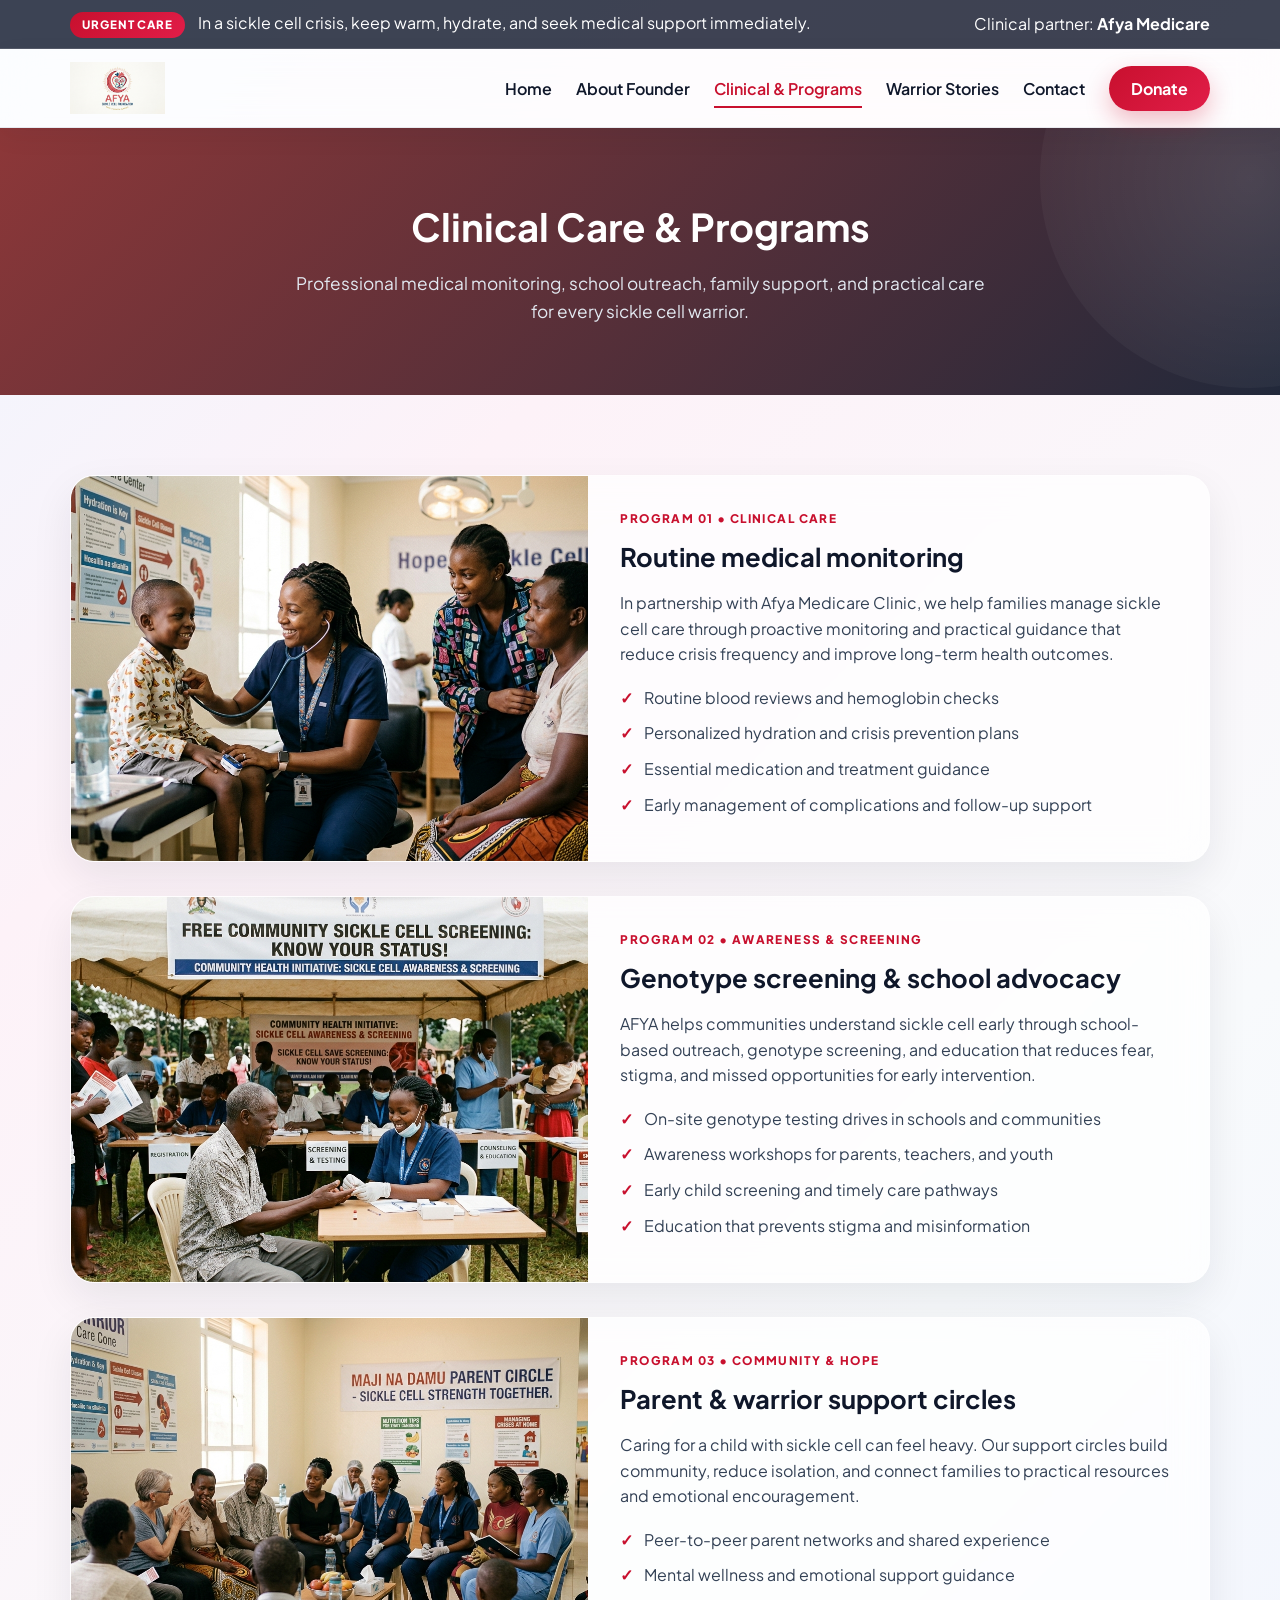
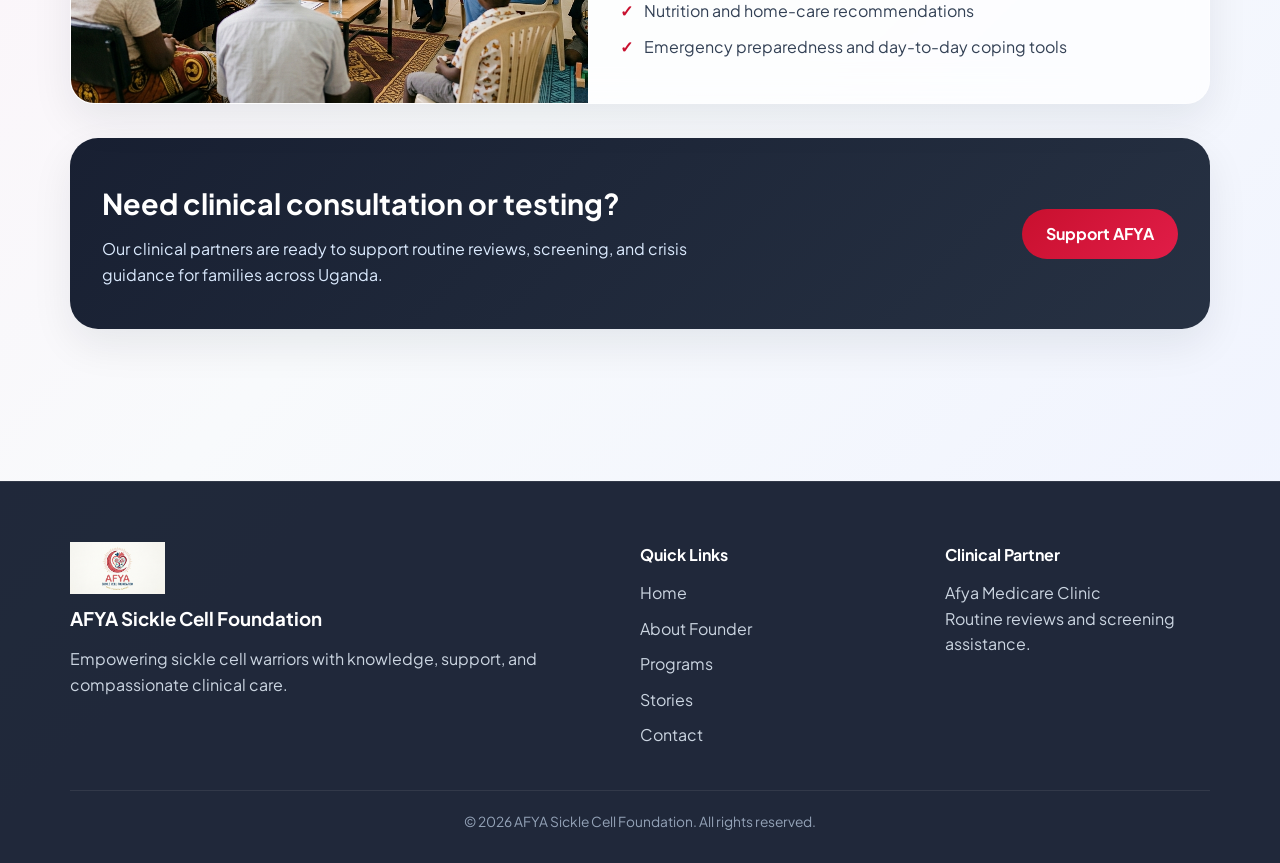
<file: programs.html>
<!DOCTYPE html>
<html lang="en">
<head>
    <meta charset="UTF-8">
    <meta name="viewport" content="width=device-width, initial-scale=1.0">
    <title>Clinical Programs & Support | AFYA Sickle Cell Foundation</title>
    <link rel="preconnect" href="https://fonts.googleapis.com">
    <link rel="preconnect" href="https://fonts.gstatic.com" crossorigin>
    <link href="https://fonts.googleapis.com/css2?family=Plus+Jakarta+Sans:wght@400;500;600;700;800&display=swap" rel="stylesheet">
    <style>
        :root {
            --primary-red: #C8102E;
            --dark-red: #991B1B;
            --navy-dark: #0F172A;
            --slate-text: #334155;
            --slate-muted: #64748B;
            --bg-soft: #f8fafc;
            --glass-bg: rgba(255,255,255,0.72);
            --shadow-soft: 0 16px 40px rgba(15, 23, 42, 0.08);
            --font-main: 'Plus Jakarta Sans', -apple-system, sans-serif;
        }
        * { box-sizing: border-box; margin:0; padding:0; }
        html { scroll-behavior:smooth; }
        body {
            font-family: var(--font-main); color: var(--slate-text); line-height:1.6;
            background: linear-gradient(135deg, #eff6ff 0%, #fdf2f8 25%, #f8fafc 60%, #eef2ff 100%);
        }
        a { text-decoration:none; }
        img { max-width:100%; display:block; }
        .container { width: min(1140px, 90%); margin: 0 auto; }

        .top-bar { background: rgba(15,23,42,0.8); color:#fff; padding:10px 0; border-bottom:1px solid rgba(255,255,255,.12); }
        .top-bar-flex { display:flex; justify-content:space-between; align-items:center; gap:12px; flex-wrap:wrap; }
        .emergency-badge { display:inline-block; background: linear-gradient(135deg, var(--primary-red), #E11D48); color:#fff; font-weight:800; font-size:0.72rem; letter-spacing:.08em; text-transform:uppercase; padding:4px 12px; border-radius:999px; margin-right:10px; }

        .site-header {
            position: sticky; top:0; z-index:1000; background: rgba(255,255,255,.74); backdrop-filter: blur(18px); -webkit-backdrop-filter: blur(18px);
            border-bottom:1px solid rgba(148,163,184,.2); box-shadow: 0 8px 24px rgba(15,23,42,.06);
        }
        .header-flex { display:flex; justify-content:space-between; align-items:center; min-height: 78px; }
        .logo-img { max-height:52px; width:auto; }
        .main-nav { display:flex; align-items:center; gap:24px; }
        .nav-item { position:relative; color: var(--navy-dark); font-weight:600; }
        .nav-item:hover, .nav-item.active { color: var(--primary-red); }
        .nav-item::after {
            content:''; position:absolute; left:0; bottom:-7px; width:0; height:2px; background: var(--primary-red); transition: width .2s ease;
        }
        .nav-item:hover::after, .nav-item.active::after { width:100%; }
        .btn-nav {
            display:inline-flex; align-items:center; justify-content:center; padding:10px 22px; background: linear-gradient(135deg, var(--primary-red), #E11D48);
            color:#fff !important; border-radius:999px; font-weight:700; box-shadow:0 10px 24px rgba(200,16,46,.28);
        }

        .page-hero {
            background: linear-gradient(135deg, rgba(127,29,29,.88), rgba(15,23,42,.92)); color:#fff; text-align:center; padding:68px 0 70px; position:relative; overflow:hidden;
        }
        .page-hero::before {
            content:''; position:absolute; right:-180px; top:-160px; width:420px; height:420px; border-radius:50%; background: radial-gradient(circle, rgba(255,255,255,.12), rgba(255,255,255,0));
        }
        .page-hero h1 { position:relative; z-index:1; font-size: clamp(2.2rem, 3vw, 3.5rem); margin-bottom: 12px; }
        .page-hero p { position:relative; z-index:1; max-width:700px; margin:0 auto; color:#e2e8f0; font-size:1.08rem; }

        .programs-section { padding: 80px 0; }
        .program-card {
            display:grid; grid-template-columns: 1fr 1.2fr; background: rgba(255,255,255,.72); border: 1px solid rgba(255,255,255,.4); border-radius:24px; overflow:hidden;
            box-shadow: var(--shadow-soft); margin-bottom: 34px; backdrop-filter: blur(18px); -webkit-backdrop-filter: blur(18px);
        }
        .program-img-wrap { min-height: 320px; background:#e2e8f0; }
        .program-img { width:100%; height:100%; object-fit:cover; }
        .program-content { padding: 34px 32px; display:flex; flex-direction:column; justify-content:center; }
        .pillar-badge { color: var(--primary-red); font-size: .74rem; letter-spacing:.12em; text-transform:uppercase; font-weight:800; margin-bottom: 8px; }
        .program-content h2 { color: var(--navy-dark); font-size: clamp(1.6rem, 2vw, 2.1rem); margin-bottom: 12px; }
        .program-content p { color: var(--slate-text); margin-bottom: 18px; }
        .feature-list { list-style:none; }
        .feature-list li { position:relative; padding-left:24px; margin-bottom: 10px; color: var(--slate-text); }
        .feature-list li::before { content:'✓'; position:absolute; left:0; color: var(--primary-red); font-weight:800; }

        .clinical-callout {
            background: linear-gradient(135deg, rgba(15,23,42,.96), rgba(30,41,59,.96)); color:#fff; border-radius:28px; padding: 42px 32px; display:grid; grid-template-columns: 1.2fr .8fr; gap: 24px; align-items:center; box-shadow: var(--shadow-soft);
        }
        .clinical-callout h3 { font-size: clamp(1.8rem, 2vw, 2.4rem); margin-bottom: 10px; }
        .clinical-callout p { color: #dbeafe; }
        .btn-callout {
            display:inline-flex; align-items:center; justify-content:center; padding: 12px 24px; background: linear-gradient(135deg, var(--primary-red), #E11D48); color:#fff; border-radius:999px; font-weight:700;
        }

        .site-footer {
            margin-top:72px; background: rgba(15,23,42,.92); color:#cbd5e1; padding:60px 0 30px; border-top:1px solid rgba(255,255,255,.08);
        }
        .footer-grid { display:grid; grid-template-columns:2fr 1fr 1fr; gap:40px; padding-bottom:32px; border-bottom:1px solid rgba(255,255,255,.08); }
        .footer-brand h3 { color:#fff; margin:10px 0 12px; }
        .footer-col h4 { color:#fff; margin-bottom:12px; }
        .footer-links { list-style:none; }
        .footer-links li { margin-bottom:10px; }
        .footer-links a { color:#cbd5e1; }
        .footer-bottom { padding-top:20px; text-align:center; font-size: .86rem; color:#94a3b8; }

        @media (max-width: 900px) {
            .program-card, .clinical-callout, .footer-grid { grid-template-columns:1fr; }
            .header-flex { flex-direction:column; align-items:flex-start; }
            .main-nav { flex-wrap:wrap; }
        }
    </style>
</head>
<body>
    <div class="top-bar">
        <div class="container top-bar-flex">
            <div>
                <span class="emergency-badge">Urgent Care</span>
                <span>In a sickle cell crisis, keep warm, hydrate, and seek medical support immediately.</span>
            </div>
            <div>Clinical partner: <strong>Afya Medicare</strong></div>
        </div>
    </div>

    <header class="site-header">
        <div class="container header-flex">
            <a href="index.html" class="brand-logo"><img src="assets/logo.png" alt="AFYA" class="logo-img"></a>
            <nav class="main-nav">
                <a href="index.html" class="nav-item">Home</a>
                <a href="about.html" class="nav-item">About Founder</a>
                <a href="programs.html" class="nav-item active">Clinical & Programs</a>
                <a href="stories.html" class="nav-item">Warrior Stories</a>
                <a href="contact.html" class="nav-item">Contact</a>
                <a href="donate.html" class="btn-nav">Donate</a>
            </nav>
        </div>
    </header>

    <section class="page-hero">
        <div class="container">
            <h1>Clinical Care & Programs</h1>
            <p>Professional medical monitoring, school outreach, family support, and practical care for every sickle cell warrior.</p>
        </div>
    </section>

    <section class="programs-section">
        <div class="container">
            <div class="program-card">
                <div class="program-img-wrap">
                    <img src="assets/clinical-care.jpg" alt="Routine checkups" class="program-img">
                </div>
                <div class="program-content">
                    <span class="pillar-badge">Program 01 • Clinical Care</span>
                    <h2>Routine medical monitoring</h2>
                    <p>In partnership with Afya Medicare Clinic, we help families manage sickle cell care through proactive monitoring and practical guidance that reduce crisis frequency and improve long-term health outcomes.</p>
                    <ul class="feature-list">
                        <li>Routine blood reviews and hemoglobin checks</li>
                        <li>Personalized hydration and crisis prevention plans</li>
                        <li>Essential medication and treatment guidance</li>
                        <li>Early management of complications and follow-up support</li>
                    </ul>
                </div>
            </div>

            <div class="program-card">
                <div class="program-img-wrap">
                    <img src="assets/community-outreach.jpg" alt="Community outreach" class="program-img">
                </div>
                <div class="program-content">
                    <span class="pillar-badge">Program 02 • Awareness & Screening</span>
                    <h2>Genotype screening & school advocacy</h2>
                    <p>AFYA helps communities understand sickle cell early through school-based outreach, genotype screening, and education that reduces fear, stigma, and missed opportunities for early intervention.</p>
                    <ul class="feature-list">
                        <li>On-site genotype testing drives in schools and communities</li>
                        <li>Awareness workshops for parents, teachers, and youth</li>
                        <li>Early child screening and timely care pathways</li>
                        <li>Education that prevents stigma and misinformation</li>
                    </ul>
                </div>
            </div>

            <div class="program-card">
                <div class="program-img-wrap">
                    <img src="assets/parent-circle.jpg" alt="Family support session" class="program-img">
                </div>
                <div class="program-content">
                    <span class="pillar-badge">Program 03 • Community & Hope</span>
                    <h2>Parent & warrior support circles</h2>
                    <p>Caring for a child with sickle cell can feel heavy. Our support circles build community, reduce isolation, and connect families to practical resources and emotional encouragement.</p>
                    <ul class="feature-list">
                        <li>Peer-to-peer parent networks and shared experience</li>
                        <li>Mental wellness and emotional support guidance</li>
                        <li>Nutrition and home-care recommendations</li>
                        <li>Emergency preparedness and day-to-day coping tools</li>
                    </ul>
                </div>
            </div>

            <div class="clinical-callout">
                <div>
                    <h3>Need clinical consultation or testing?</h3>
                    <p>Our clinical partners are ready to support routine reviews, screening, and crisis guidance for families across Uganda.</p>
                </div>
                <div style="display:flex; justify-content:flex-end;">
                    <a href="donate.html" class="btn-callout">Support AFYA</a>
                </div>
            </div>
        </div>
    </section>

    <footer class="site-footer">
        <div class="container">
            <div class="footer-grid">
                <div class="footer-brand">
                    <img src="assets/logo.png" alt="AFYA" class="logo-img">
                    <h3>AFYA Sickle Cell Foundation</h3>
                    <p>Empowering sickle cell warriors with knowledge, support, and compassionate clinical care.</p>
                </div>
                <div class="footer-col">
                    <h4>Quick Links</h4>
                    <ul class="footer-links">
                        <li><a href="index.html">Home</a></li>
                        <li><a href="about.html">About Founder</a></li>
                        <li><a href="programs.html">Programs</a></li>
                        <li><a href="stories.html">Stories</a></li>
                        <li><a href="contact.html">Contact</a></li>
                    </ul>
                </div>
                <div class="footer-col">
                    <h4>Clinical Partner</h4>
                    <p>Afya Medicare Clinic</p>
                    <p>Routine reviews and screening assistance.</p>
                </div>
            </div>
            <div class="footer-bottom">© 2026 AFYA Sickle Cell Foundation. All rights reserved.</div>
        </div>
    </footer>
</body>
</html>
</file>
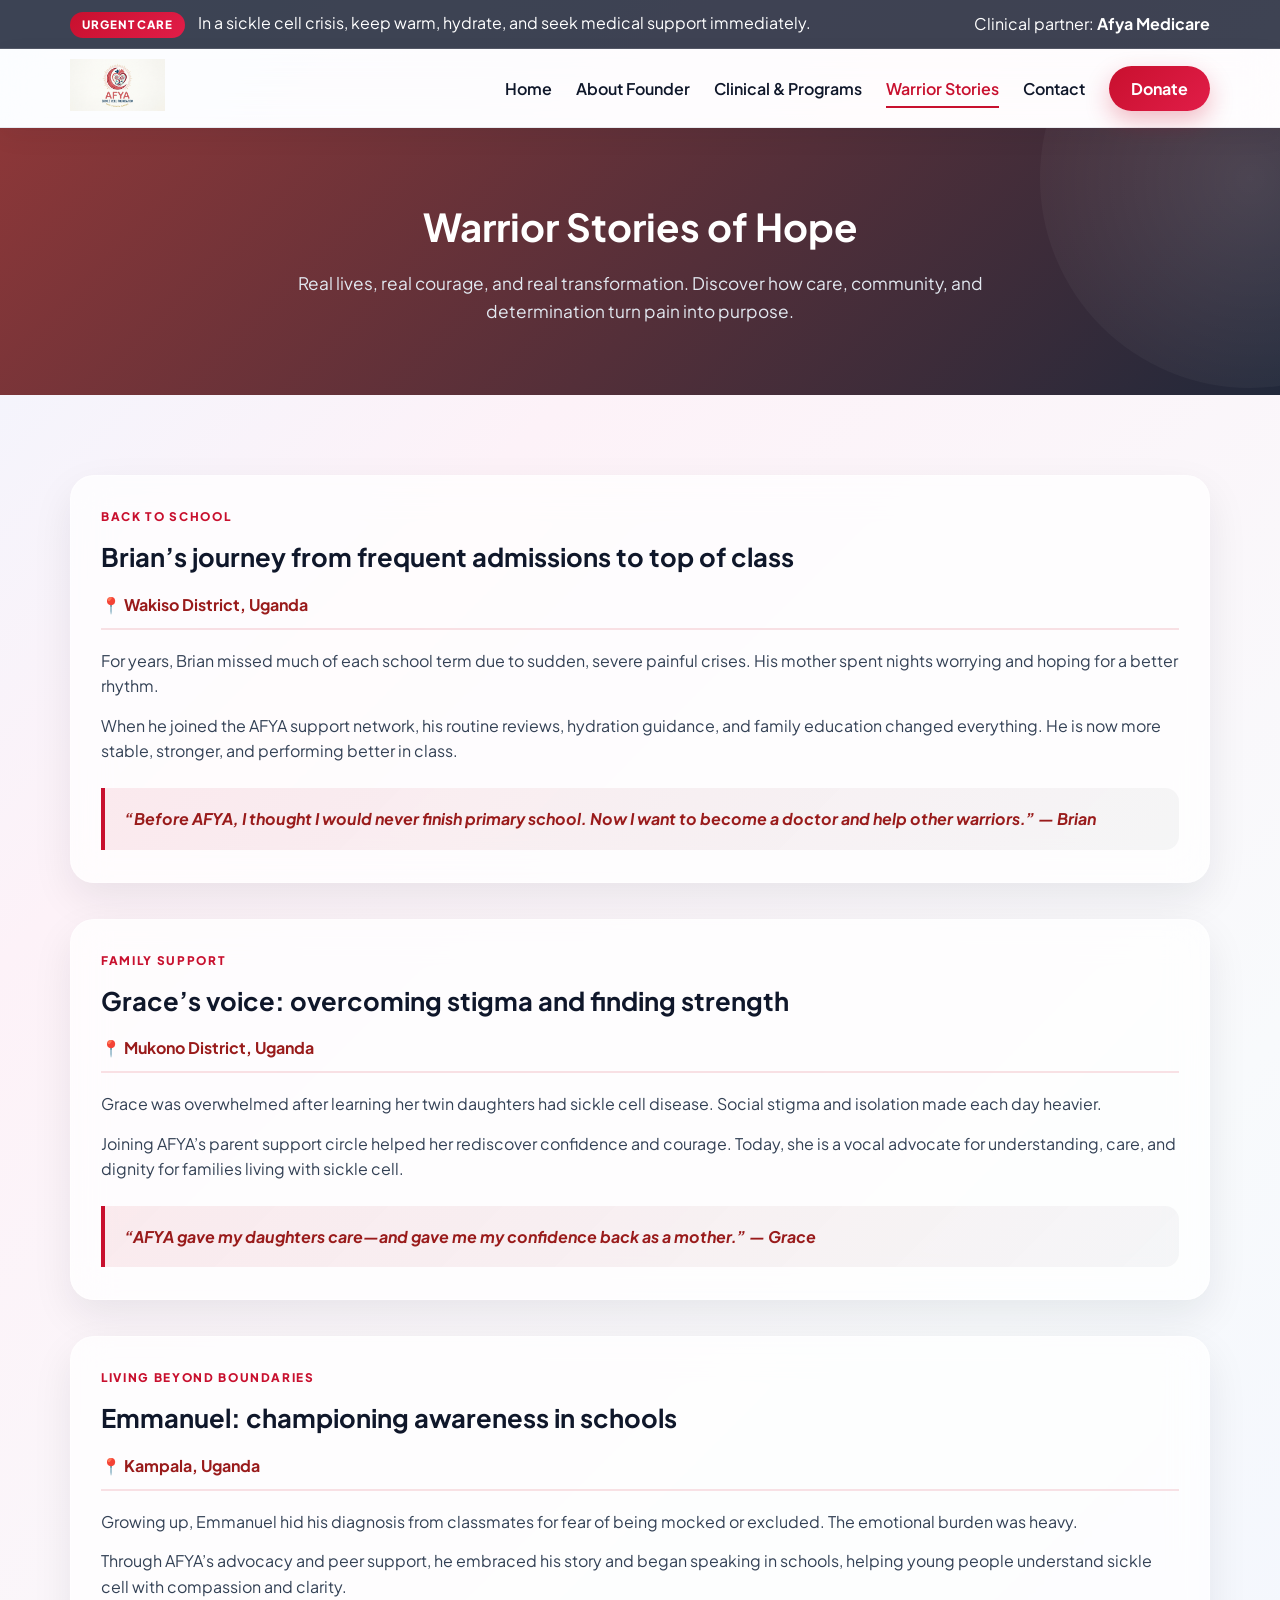
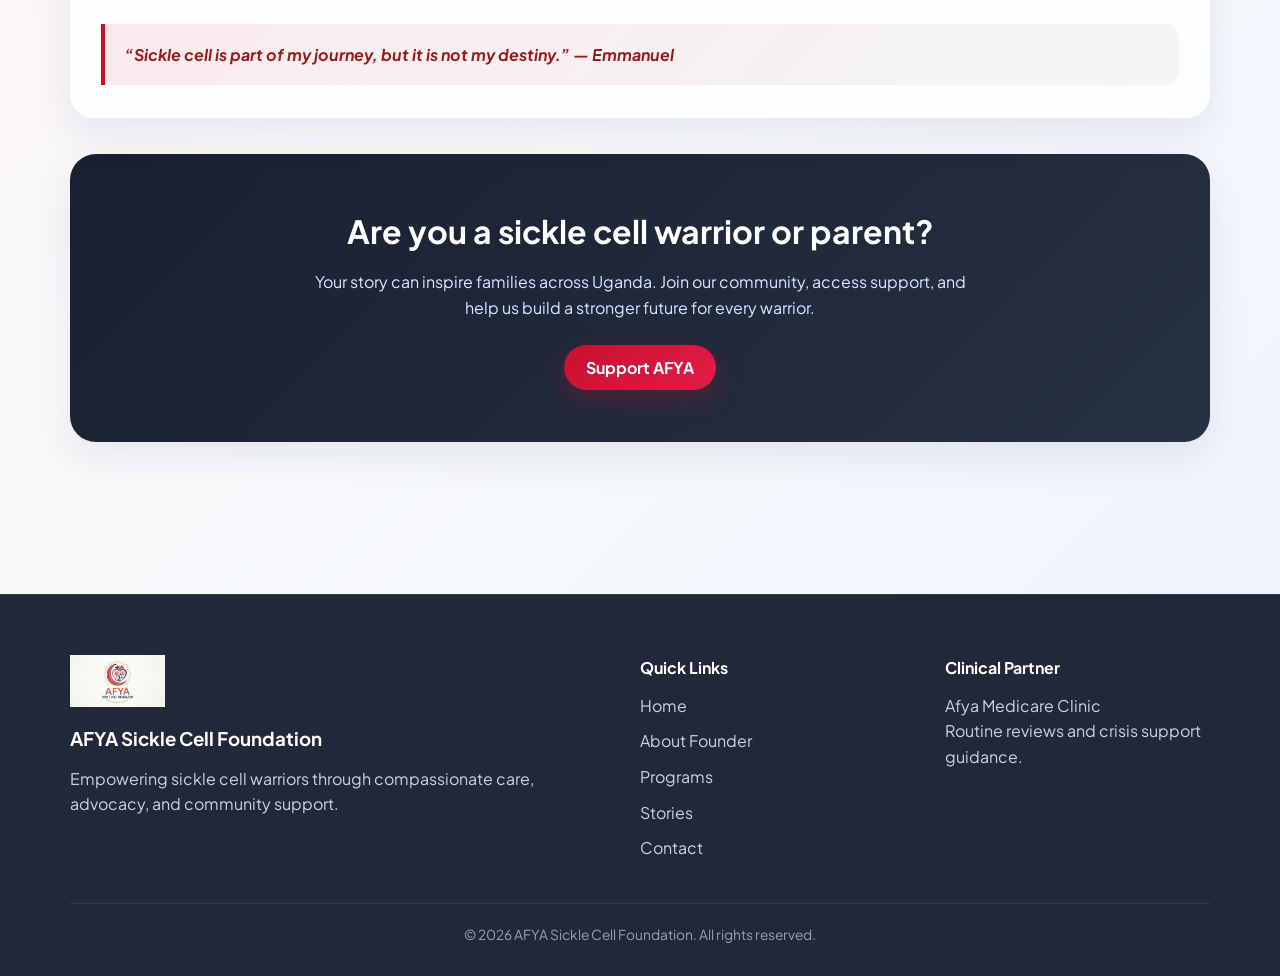
<file: stories.html>
<!DOCTYPE html>
<html lang="en">
<head>
    <meta charset="UTF-8">
    <meta name="viewport" content="width=device-width, initial-scale=1.0">
    <title>Warrior Stories | AFYA Sickle Cell Foundation</title>
    <link rel="preconnect" href="https://fonts.googleapis.com">
    <link rel="preconnect" href="https://fonts.gstatic.com" crossorigin>
    <link href="https://fonts.googleapis.com/css2?family=Plus+Jakarta+Sans:wght@400;500;600;700;800&display=swap" rel="stylesheet">
    <style>
        :root { --primary-red: #C8102E; --dark-red: #991B1B; --navy-dark: #0F172A; --slate-text: #334155; --slate-muted: #64748B; --bg-soft: #f8fafc; --shadow-soft: 0 16px 40px rgba(15,23,42,0.08); --font-main: 'Plus Jakarta Sans', -apple-system, sans-serif; }
        * { box-sizing: border-box; margin: 0; padding: 0; }
        html { scroll-behavior: smooth; }
        body { font-family: var(--font-main); color: var(--slate-text); line-height: 1.6; background: linear-gradient(135deg, #eff6ff 0%, #fdf2f8 25%, #f8fafc 60%, #eef2ff 100%); }
        a { text-decoration: none; }
        .container { width: min(1140px, 90%); margin: 0 auto; }
        .top-bar { background: rgba(15,23,42,0.8); color: #fff; padding: 10px 0; border-bottom: 1px solid rgba(255,255,255,0.12); }
        .top-bar-flex { display: flex; justify-content: space-between; align-items: center; gap: 12px; flex-wrap: wrap; }
        .emergency-badge { display:inline-block; background: linear-gradient(135deg, var(--primary-red), #E11D48); color:#fff; font-weight:800; font-size: 0.72rem; letter-spacing: .08em; text-transform: uppercase; padding: 4px 12px; border-radius:999px; margin-right: 10px; }
        .site-header { position: sticky; top:0; z-index: 1000; background: rgba(255,255,255,0.74); backdrop-filter: blur(18px); -webkit-backdrop-filter: blur(18px); border-bottom: 1px solid rgba(148,163,184,0.2); box-shadow: 0 8px 24px rgba(15,23,42,.06); }
        .header-flex { display:flex; justify-content:space-between; align-items:center; min-height: 78px; }
        .logo-img { max-height: 52px; width: auto; }
        .main-nav { display:flex; align-items:center; gap:24px; }
        .nav-item { position:relative; color: var(--navy-dark); font-weight:600; }
        .nav-item:hover, .nav-item.active { color: var(--primary-red); }
        .nav-item::after { content:''; position:absolute; left:0; bottom:-7px; width:0; height:2px; background: var(--primary-red); transition: width .2s ease; }
        .nav-item:hover::after, .nav-item.active::after { width:100%; }
        .btn-nav { display:inline-flex; align-items:center; justify-content:center; padding:10px 22px; background: linear-gradient(135deg, var(--primary-red), #E11D48); color:#fff !important; border-radius:999px; font-weight:700; box-shadow: 0 10px 24px rgba(200,16,46,.28); }
        .page-hero { background: linear-gradient(135deg, rgba(127,29,29,.88), rgba(15,23,42,.92)); color: #fff; text-align: center; padding: 68px 0 70px; position: relative; overflow: hidden; }
        .page-hero::before { content:''; position:absolute; right:-180px; top:-160px; width:420px; height:420px; border-radius:50%; background: radial-gradient(circle, rgba(255,255,255,.12), rgba(255,255,255,0)); }
        .page-hero h1 { position: relative; z-index: 1; font-size: clamp(2.2rem, 3vw, 3.5rem); margin-bottom: 12px; }
        .page-hero p { position: relative; z-index: 1; max-width: 700px; margin: 0 auto; color: #e2e8f0; font-size: 1.08rem; }
        .stories-section { padding: 80px 0; }
        .story-card { background: rgba(255,255,255,.74); border: 1px solid rgba(255,255,255,.4); border-radius: 24px; overflow: hidden; box-shadow: var(--shadow-soft); margin-bottom: 36px; backdrop-filter: blur(18px); -webkit-backdrop-filter: blur(18px); padding: 32px 30px; }
        .story-content { display:flex; flex-direction:column; justify-content:center; }
        .mini-tag { color: var(--primary-red); font-size: .74rem; letter-spacing:.14em; text-transform:uppercase; font-weight:800; }
        .story-content h2 { margin-top:10px; font-size: clamp(1.6rem, 2vw, 2.1rem); color: var(--navy-dark); }
        .warrior-location { color: var(--dark-red); font-weight:700; margin: 14px 0 18px; border-bottom:2px solid rgba(200,16,46,.12); padding-bottom: 10px; }
        .story-text { color: var(--slate-text); margin-bottom:14px; }
        .warrior-quote { margin-top:10px; background: linear-gradient(135deg, rgba(200,16,46,.08), rgba(30,41,59,.04)); border-left:4px solid var(--primary-red); border-radius:0 14px 14px 0; padding:18px 20px; font-style:italic; color: var(--dark-red); font-weight:700; }
        .share-banner { background: linear-gradient(135deg, rgba(15,23,42,.96), rgba(30,41,59,.96)); color: #fff; border-radius: 26px; padding: 52px 36px; text-align:center; box-shadow: var(--shadow-soft); }
        .share-banner h3 { font-size: clamp(1.8rem,2.5vw,2.5rem); margin-bottom:12px; }
        .share-banner p { color:#dbeafe; max-width:680px; margin:0 auto 24px; }
        .site-footer { margin-top:72px; background: rgba(15,23,42,.92); color:#cbd5e1; padding:60px 0 30px; border-top:1px solid rgba(255,255,255,.08); }
        .footer-grid { display:grid; grid-template-columns:2fr 1fr 1fr; gap:40px; padding-bottom:32px; border-bottom:1px solid rgba(255,255,255,.08); }
        .footer-brand h3 { color:#fff; margin:10px 0 12px; }
        .footer-col h4 { color:#fff; margin-bottom:12px; }
        .footer-links { list-style:none; }
        .footer-links li { margin-bottom:10px; }
        .footer-links a { color:#cbd5e1; }
        .footer-bottom { padding-top:20px; font-size:.86rem; text-align:center; color:#94a3b8; }
        @media (max-width: 900px) { .footer-grid { grid-template-columns: 1fr; } .header-flex { align-items:flex-start; flex-direction:column; } .main-nav { flex-wrap:wrap; } }
    </style>
</head>
<body>
    <div class="top-bar">
        <div class="container top-bar-flex">
            <div>
                <span class="emergency-badge">Urgent Care</span>
                <span>In a sickle cell crisis, keep warm, hydrate, and seek medical support immediately.</span>
            </div>
            <div>Clinical partner: <strong>Afya Medicare</strong></div>
        </div>
    </div>

    <header class="site-header">
        <div class="container header-flex">
            <a href="index.html" class="brand-logo"><img src="assets/logo.png" alt="AFYA" class="logo-img"></a>
            <nav class="main-nav">
                <a href="index.html" class="nav-item">Home</a>
                <a href="about.html" class="nav-item">About Founder</a>
                <a href="programs.html" class="nav-item">Clinical & Programs</a>
                <a href="stories.html" class="nav-item active">Warrior Stories</a>
                <a href="contact.html" class="nav-item">Contact</a>
                <a href="donate.html" class="btn-nav">Donate</a>
            </nav>
        </div>
    </header>

    <section class="page-hero">
        <div class="container">
            <h1>Warrior Stories of Hope</h1>
            <p>Real lives, real courage, and real transformation. Discover how care, community, and determination turn pain into purpose.</p>
        </div>
    </section>

    <section class="stories-section">
        <div class="container">
            <div class="story-card">
                <div class="story-content">
                    <span class="mini-tag">Back to school</span>
                    <h2>Brian’s journey from frequent admissions to top of class</h2>
                    <p class="warrior-location">📍 Wakiso District, Uganda</p>
                    <p class="story-text">For years, Brian missed much of each school term due to sudden, severe painful crises. His mother spent nights worrying and hoping for a better rhythm.</p>
                    <p class="story-text">When he joined the AFYA support network, his routine reviews, hydration guidance, and family education changed everything. He is now more stable, stronger, and performing better in class.</p>
                    <div class="warrior-quote">“Before AFYA, I thought I would never finish primary school. Now I want to become a doctor and help other warriors.” — Brian</div>
                </div>
            </div>

            <div class="story-card">
                <div class="story-content">
                    <span class="mini-tag">Family support</span>
                    <h2>Grace’s voice: overcoming stigma and finding strength</h2>
                    <p class="warrior-location">📍 Mukono District, Uganda</p>
                    <p class="story-text">Grace was overwhelmed after learning her twin daughters had sickle cell disease. Social stigma and isolation made each day heavier.</p>
                    <p class="story-text">Joining AFYA’s parent support circle helped her rediscover confidence and courage. Today, she is a vocal advocate for understanding, care, and dignity for families living with sickle cell.</p>
                    <div class="warrior-quote">“AFYA gave my daughters care—and gave me my confidence back as a mother.” — Grace</div>
                </div>
            </div>

            <div class="story-card">
                <div class="story-content">
                    <span class="mini-tag">Living beyond boundaries</span>
                    <h2>Emmanuel: championing awareness in schools</h2>
                    <p class="warrior-location">📍 Kampala, Uganda</p>
                    <p class="story-text">Growing up, Emmanuel hid his diagnosis from classmates for fear of being mocked or excluded. The emotional burden was heavy.</p>
                    <p class="story-text">Through AFYA’s advocacy and peer support, he embraced his story and began speaking in schools, helping young people understand sickle cell with compassion and clarity.</p>
                    <div class="warrior-quote">“Sickle cell is part of my journey, but it is not my destiny.” — Emmanuel</div>
                </div>
            </div>

            <div class="share-banner">
                <h3>Are you a sickle cell warrior or parent?</h3>
                <p>Your story can inspire families across Uganda. Join our community, access support, and help us build a stronger future for every warrior.</p>
                <a href="donate.html" class="btn-nav">Support AFYA</a>
            </div>
        </div>
    </section>

    <footer class="site-footer">
        <div class="container">
            <div class="footer-grid">
                <div class="footer-brand">
                    <img src="assets/logo.png" alt="AFYA" class="logo-img">
                    <h3>AFYA Sickle Cell Foundation</h3>
                    <p>Empowering sickle cell warriors through compassionate care, advocacy, and community support.</p>
                </div>
                <div class="footer-col">
                    <h4>Quick Links</h4>
                    <ul class="footer-links">
                        <li><a href="index.html">Home</a></li>
                        <li><a href="about.html">About Founder</a></li>
                        <li><a href="programs.html">Programs</a></li>
                        <li><a href="stories.html">Stories</a></li>
                        <li><a href="contact.html">Contact</a></li>
                    </ul>
                </div>
                <div class="footer-col">
                    <h4>Clinical Partner</h4>
                    <p>Afya Medicare Clinic</p>
                    <p>Routine reviews and crisis support guidance.</p>
                </div>
            </div>
            <div class="footer-bottom">© 2026 AFYA Sickle Cell Foundation. All rights reserved.</div>
        </div>
    </footer>

    <script src="main.js"></script>
</body>
</html>
</file>
